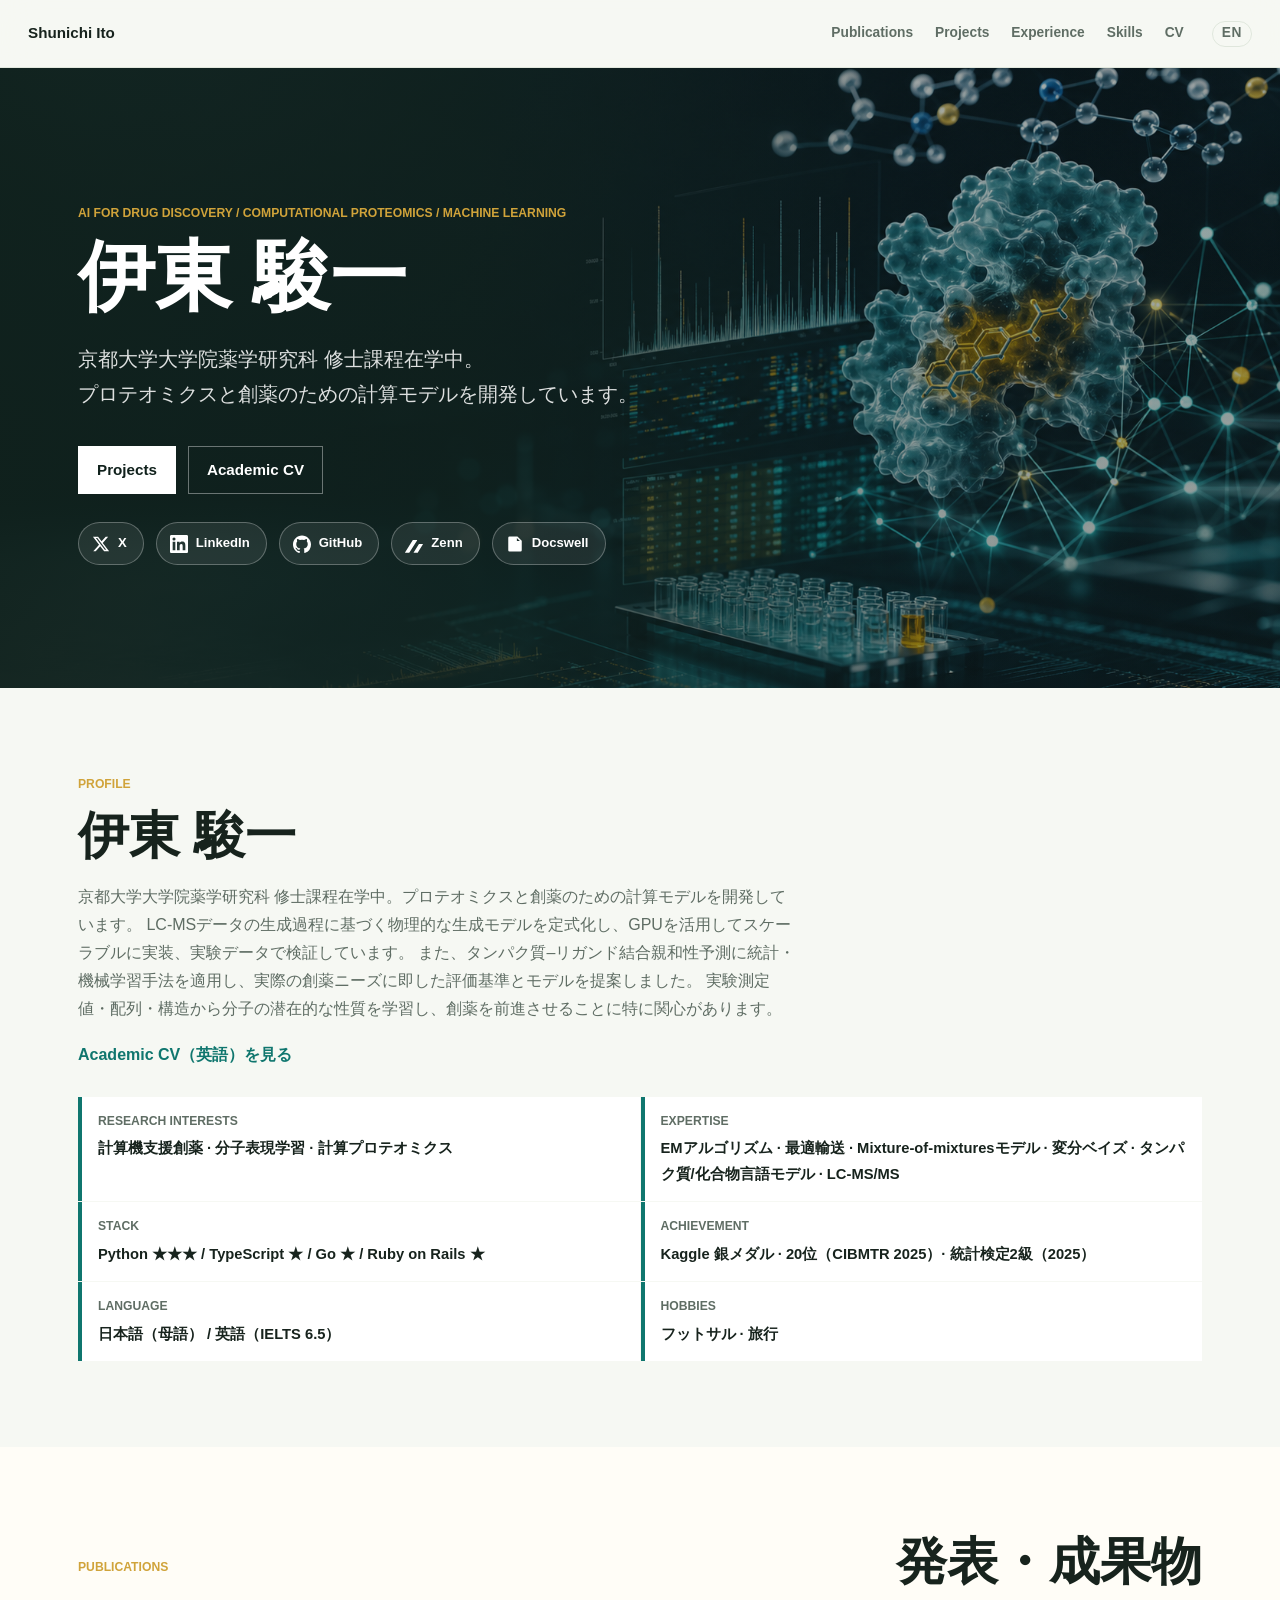
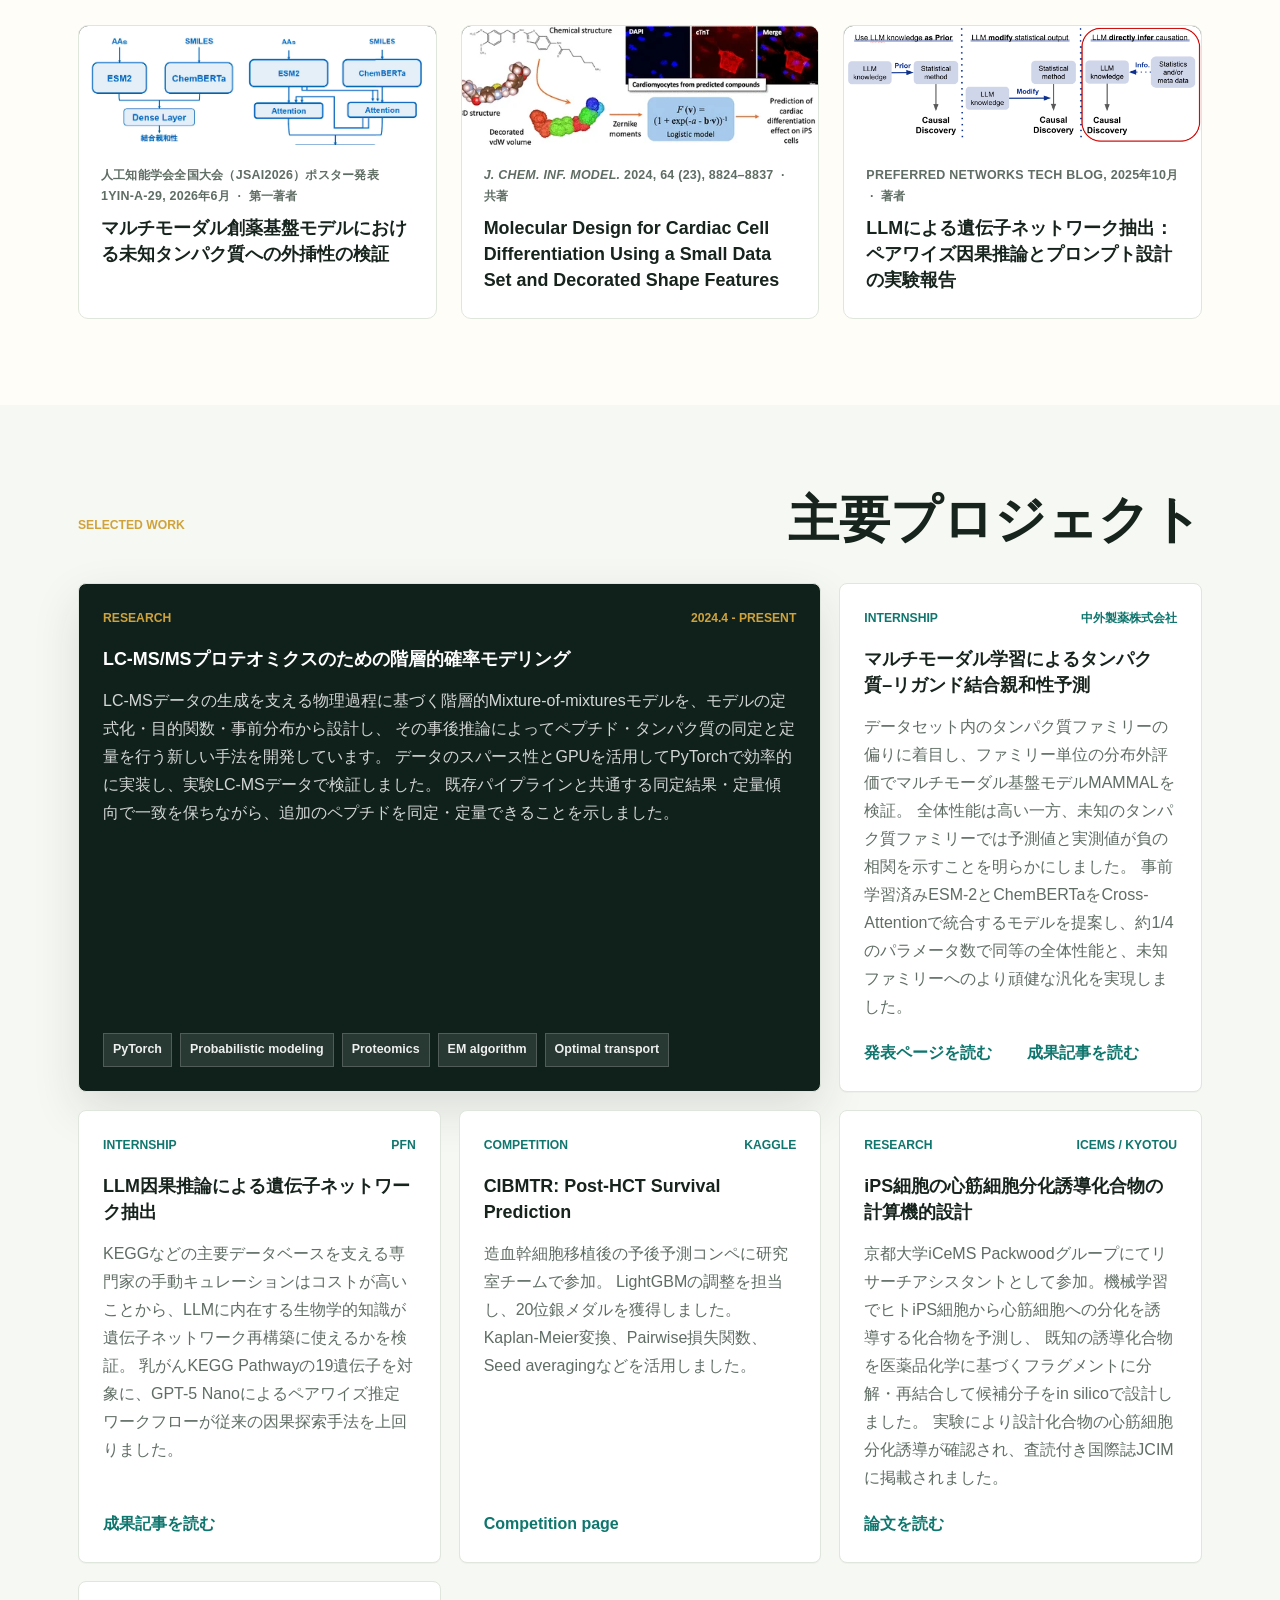
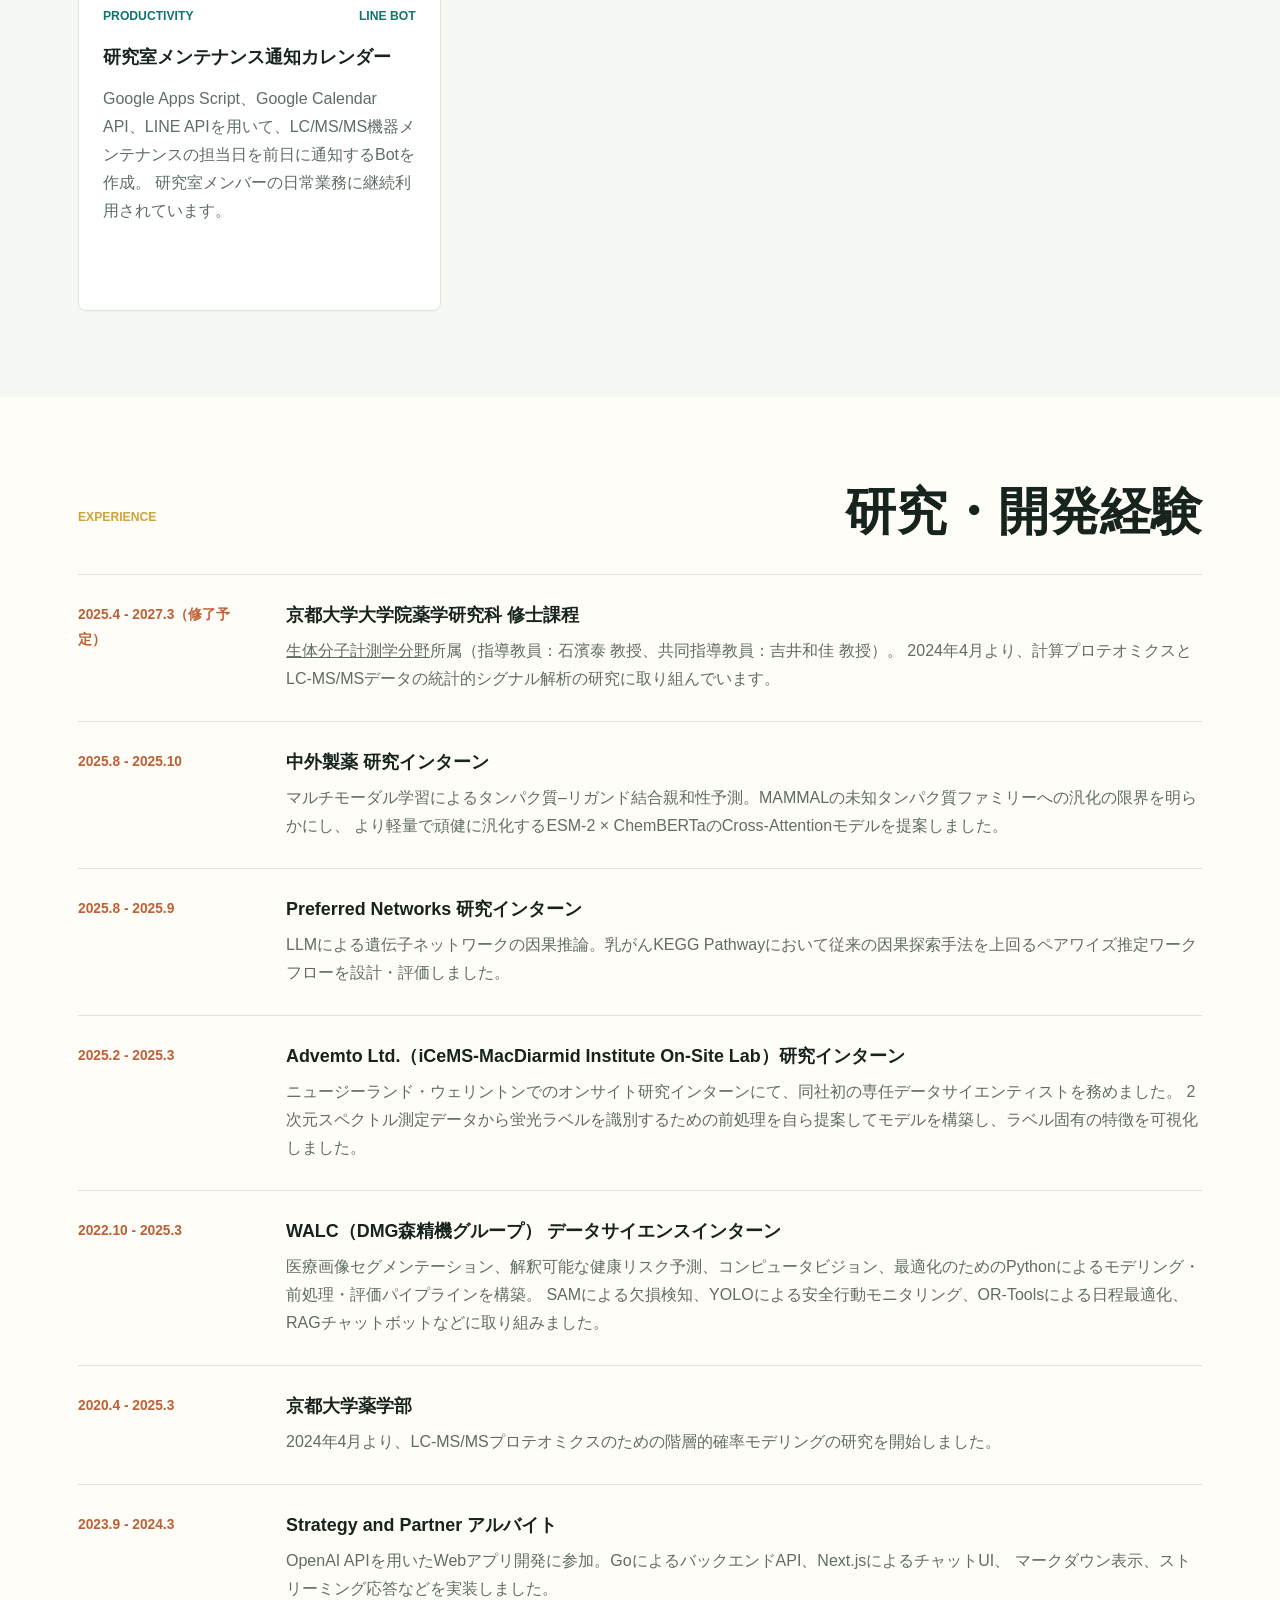
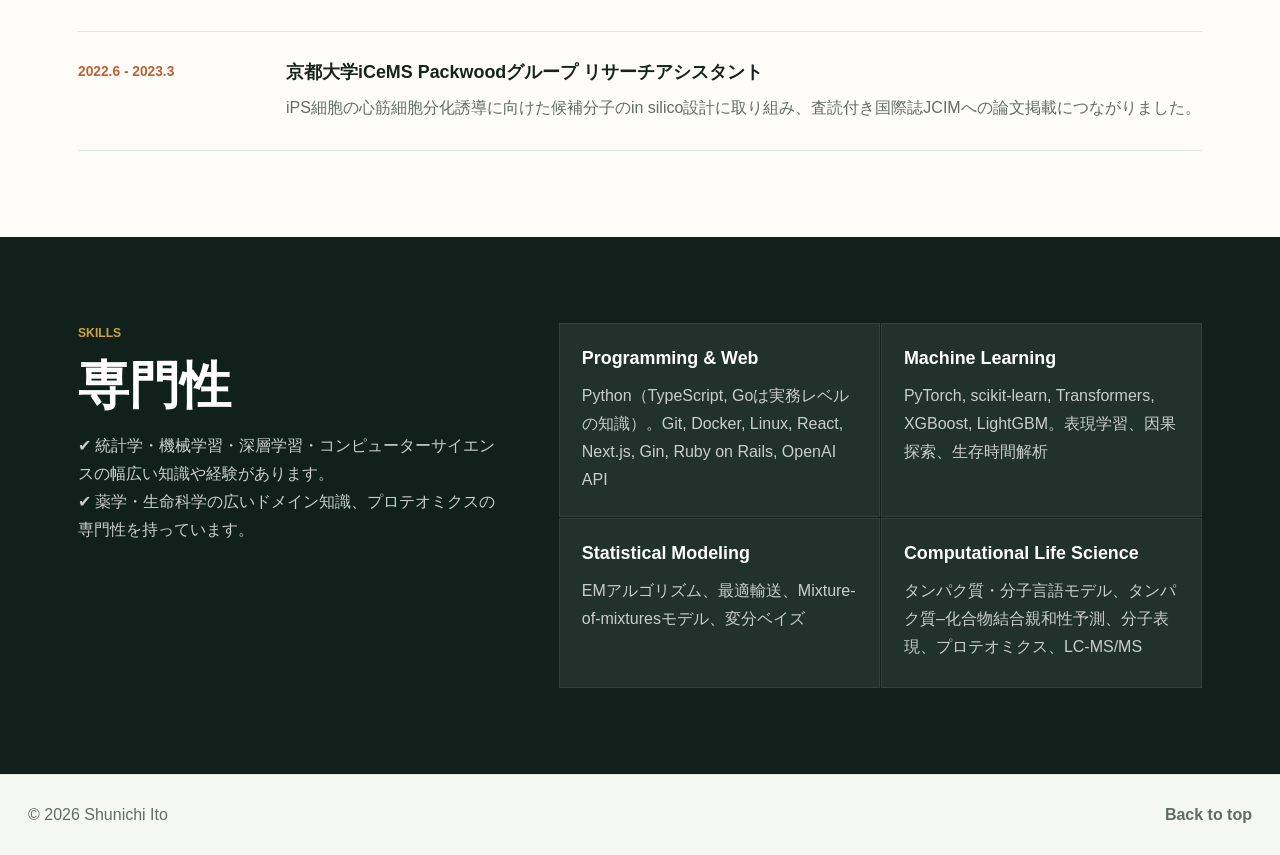
<file: index.html>
<!doctype html>
<html lang="ja">
  <head>
    <meta charset="utf-8">
    <meta name="viewport" content="width=device-width, initial-scale=1">
    <meta name="robots" content="noindex">
    <title>Shunichi Ito | Portfolio</title>
    <link rel="canonical" href="ja.html">
    <meta http-equiv="refresh" content="0; url=ja.html">
    <script>
      window.location.replace("ja.html");
    </script>
  </head>
  <body>
    <p><a href="ja.html">ja.html へ移動</a></p>
  </body>
</html>
</file>
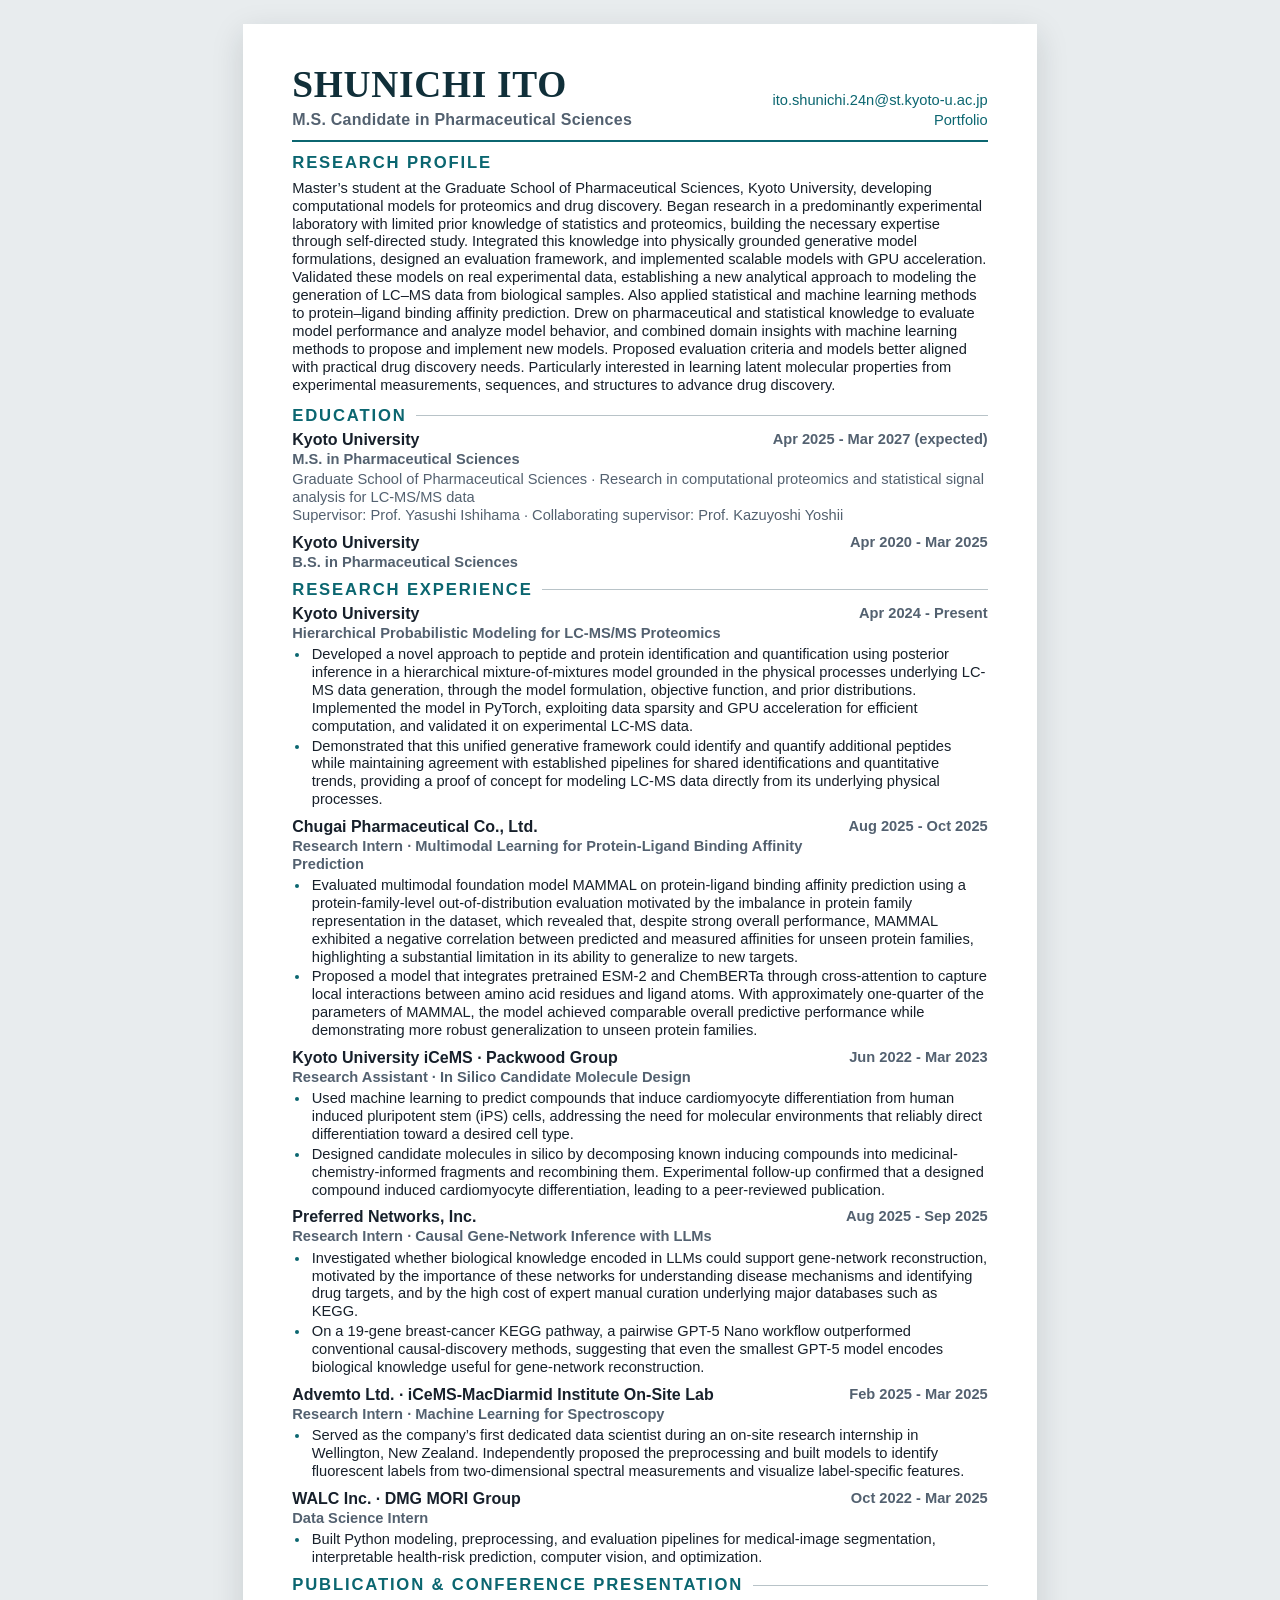
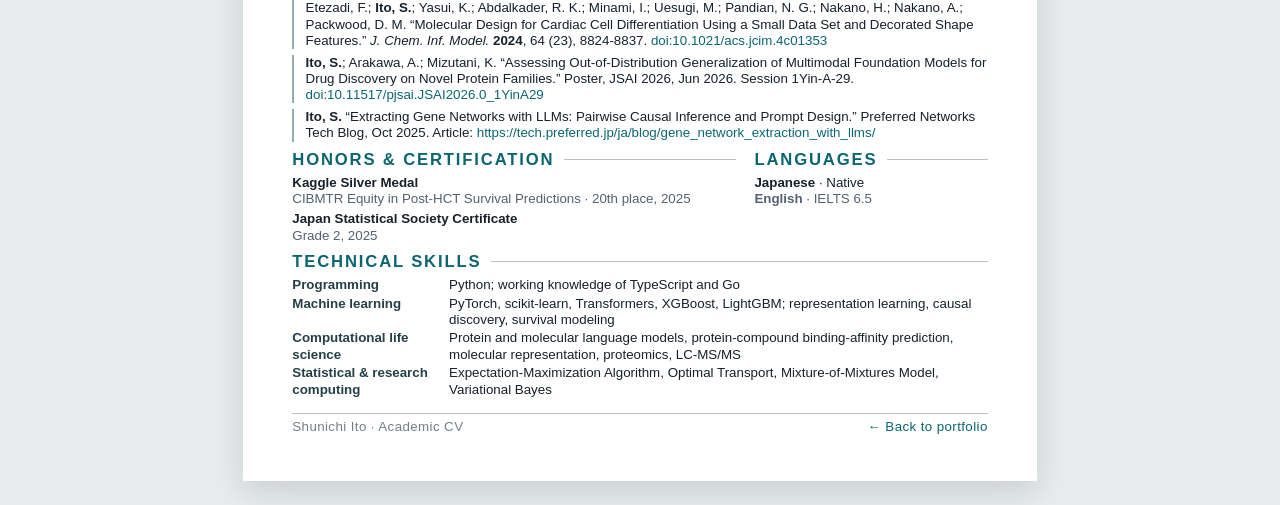
<file: cv/index.html>
<!doctype html>
<html lang="en">
  <head>
    <meta charset="utf-8">
    <meta name="viewport" content="width=device-width, initial-scale=1">
    <meta name="description" content="Academic CV of Shunichi Ito for doctoral research opportunities in computer-assisted drug design.">
    <title>Shunichi Ito - Academic CV</title>
    <link rel="icon" href="../assets/hero-research.png">
    <link rel="stylesheet" href="Shunichi_Ito_Academic_CV.css">
  </head>
  <body>
    <main class="document" aria-label="Academic curriculum vitae">
      <article class="page page-one continuous-page">
        <header class="cv-header">
          <div>
            <h1>Shunichi Ito</h1>
            <p class="headline">M.S. Candidate in Pharmaceutical Sciences</p>
          </div>
          <address class="contact">
            <a href="mailto:ito.shunichi.24n@st.kyoto-u.ac.jp">ito.shunichi.24n@st.kyoto-u.ac.jp</a>
            <a href="../en.html">Portfolio</a>
          </address>
        </header>

        <section class="profile" aria-labelledby="profile-heading">
          <h2 id="profile-heading">Research profile</h2>
          <p>Master’s student at the Graduate School of Pharmaceutical Sciences, Kyoto University, developing computational models for proteomics and drug discovery. Began research in a predominantly experimental laboratory with limited prior knowledge of statistics and proteomics, building the necessary expertise through self-directed study. Integrated this knowledge into physically grounded generative model formulations, designed an evaluation framework, and implemented scalable models with GPU acceleration. Validated these models on real experimental data, establishing a new analytical approach to modeling the generation of LC–MS data from biological samples. Also applied statistical and machine learning methods to protein–ligand binding affinity prediction. Drew on pharmaceutical and statistical knowledge to evaluate model performance and analyze model behavior, and combined domain insights with machine learning methods to propose and implement new models. Proposed evaluation criteria and models better aligned with practical drug discovery needs. Particularly interested in learning latent molecular properties from experimental measurements, sequences, and structures to advance drug discovery.</p>
        </section>

        <section aria-labelledby="education-heading">
          <h2 id="education-heading">Education</h2>

          <div class="entry compact-entry">
            <div class="entry-heading">
              <div>
                <h3>Kyoto University</h3>
                <p class="role">M.S. in Pharmaceutical Sciences</p>
              </div>
              <p class="date">Apr 2025 - Mar 2027 (expected)</p>
            </div>
            <p class="detail">
              Graduate School of Pharmaceutical Sciences · Research in computational proteomics and
              statistical signal analysis for LC-MS/MS data<br>
              Supervisor: Prof. Yasushi Ishihama · Collaborating supervisor: Prof. Kazuyoshi Yoshii
            </p>
          </div>

          <div class="entry compact-entry">
            <div class="entry-heading">
              <div>
                <h3>Kyoto University</h3>
                <p class="role">B.S. in Pharmaceutical Sciences</p>
              </div>
              <p class="date">Apr 2020 - Mar 2025</p>
            </div>
          </div>
        </section>

        <section aria-labelledby="research-experience-heading">
          <h2 id="research-experience-heading">Research Experience</h2>

          <div class="entry">
            <div class="entry-heading">
              <div>
                <h3>Kyoto University</h3>
                <p class="role">Hierarchical Probabilistic Modeling for LC-MS/MS Proteomics</p>
              </div>
              <p class="date">Apr 2024 - Present</p>
            </div>
            <ul>
              <li>Developed a novel approach to peptide and protein identification and quantification using posterior inference in a hierarchical mixture-of-mixtures model grounded in the physical processes underlying LC-MS data generation, through the model formulation, objective function, and prior distributions. Implemented the model in PyTorch, exploiting data sparsity and GPU acceleration for efficient computation, and validated it on experimental LC-MS data.</li>
              <li>Demonstrated that this unified generative framework could identify and quantify additional peptides while maintaining agreement with established pipelines for shared identifications and quantitative trends, providing a proof of concept for modeling LC-MS data directly from its underlying physical processes.</li>
            </ul>
          </div>

          <div class="entry">
            <div class="entry-heading">
              <div>
                <h3>Chugai Pharmaceutical Co., Ltd.</h3>
                <p class="role">Research Intern · Multimodal Learning for Protein-Ligand Binding Affinity Prediction</p>
              </div>
              <p class="date">Aug 2025 - Oct 2025</p>
            </div>
            <ul>
              <li>Evaluated multimodal foundation model MAMMAL on protein-ligand binding affinity prediction using a protein-family-level out-of-distribution evaluation motivated by the imbalance in protein family representation in the dataset, which revealed that, despite strong overall performance, MAMMAL exhibited a negative correlation between predicted and measured affinities for unseen protein families, highlighting a substantial limitation in its ability to generalize to new targets.</li>
              <li>Proposed a model that integrates pretrained ESM-2 and ChemBERTa through cross-attention to capture local interactions between amino acid residues and ligand atoms. With approximately one-quarter of the parameters of MAMMAL, the model achieved comparable overall predictive performance while demonstrating more robust generalization to unseen protein families.</li>
            </ul>
          </div>

          <div class="entry">
            <div class="entry-heading">
              <div>
                <h3>Kyoto University iCeMS · Packwood Group</h3>
                <p class="role">Research Assistant · In Silico Candidate Molecule Design</p>
              </div>
              <p class="date">Jun 2022 - Mar 2023</p>
            </div>
            <ul>
              <li>Used machine learning to predict compounds that induce cardiomyocyte differentiation from human induced pluripotent stem (iPS) cells, addressing the need for molecular environments that reliably direct differentiation toward a desired cell type.</li>
              <li>Designed candidate molecules in silico by decomposing known inducing compounds into medicinal-chemistry-informed fragments and recombining them. Experimental follow-up confirmed that a designed compound induced cardiomyocyte differentiation, leading to a peer-reviewed publication.</li>
            </ul>
          </div>

          <div class="entry">
            <div class="entry-heading">
              <div>
                <h3>Preferred Networks, Inc.</h3>
                <p class="role">Research Intern · Causal Gene-Network Inference with LLMs</p>
              </div>
              <p class="date">Aug 2025 - Sep 2025</p>
            </div>
            <ul>
              <li>Investigated whether biological knowledge encoded in LLMs could support gene-network reconstruction, motivated by the importance of these networks for understanding disease mechanisms and identifying drug targets, and by the high cost of expert manual curation underlying major databases such as KEGG.</li>
              <li>On a 19-gene breast-cancer KEGG pathway, a pairwise GPT-5 Nano workflow outperformed conventional causal-discovery methods, suggesting that even the smallest GPT-5 model encodes biological knowledge useful for gene-network reconstruction.</li>
            </ul>
          </div>

          <div class="entry">
            <div class="entry-heading">
              <div>
                <h3>Advemto Ltd. · iCeMS-MacDiarmid Institute On-Site Lab</h3>
                <p class="role">Research Intern · Machine Learning for Spectroscopy</p>
              </div>
              <p class="date">Feb 2025 - Mar 2025</p>
            </div>
            <ul>
              <li>Served as the company’s first dedicated data scientist during an on-site research internship in Wellington, New Zealand. Independently proposed the preprocessing and built models to identify fluorescent labels from two-dimensional spectral measurements and visualize label-specific features.</li>
            </ul>
          </div>

          <div class="entry">
            <div class="entry-heading">
              <div>
                <h3>WALC Inc. · DMG MORI Group</h3>
                <p class="role">Data Science Intern</p>
              </div>
              <p class="date">Oct 2022 - Mar 2025</p>
            </div>
            <ul>
              <li>
                Built Python modeling, preprocessing, and evaluation pipelines for medical-image
                segmentation, interpretable health-risk prediction, computer vision, and optimization.
              </li>
            </ul>
          </div>
        </section>

        <section aria-labelledby="publication-heading">
          <h2 id="publication-heading">Publication &amp; Conference Presentation</h2>
          <div class="output-item project-output">
            <p>
              Etezadi, F.; <strong>Ito, S.</strong>; Yasui, K.; Abdalkader, R. K.; Minami, I.; Uesugi, M.;
              Pandian, N. G.; Nakano, H.; Nakano, A.; Packwood, D. M. “Molecular Design for Cardiac Cell
              Differentiation Using a Small Data Set and Decorated Shape Features.”
              <em>J. Chem. Inf. Model.</em> <strong>2024</strong>, 64 (23), 8824-8837.
              <a href="https://doi.org/10.1021/acs.jcim.4c01353">doi:10.1021/acs.jcim.4c01353</a>
            </p>
          </div>
          <div class="output-item project-output">
            <p>
              <strong>Ito, S.</strong>; Arakawa, A.; Mizutani, K. “Assessing Out-of-Distribution
              Generalization of Multimodal Foundation Models for Drug Discovery on Novel Protein
              Families.” Poster, JSAI 2026, Jun 2026. Session 1Yin-A-29.
              <a href="https://doi.org/10.11517/pjsai.JSAI2026.0_1YinA29">doi:10.11517/pjsai.JSAI2026.0_1YinA29</a>
            </p>
          </div>
          <div class="output-item project-output">
            <p>
              <strong>Ito, S.</strong> “Extracting Gene Networks with LLMs: Pairwise Causal Inference and
              Prompt Design.” Preferred Networks Tech Blog, Oct 2025. Article:
              <a href="https://tech.preferred.jp/ja/blog/gene_network_extraction_with_llms/">https://tech.preferred.jp/ja/blog/gene_network_extraction_with_llms/</a>
            </p>
          </div>
        </section>

        <div class="two-column">
          <section aria-labelledby="awards-heading">
            <h2 id="awards-heading">Honors &amp; Certification</h2>
            <div class="mini-entry">
              <p><strong>Kaggle Silver Medal</strong></p>
              <p>CIBMTR Equity in Post-HCT Survival Predictions · 20th place, 2025</p>
            </div>
            <div class="mini-entry">
              <p><strong>Japan Statistical Society Certificate</strong></p>
              <p>Grade 2, 2025</p>
            </div>
          </section>

          <section aria-labelledby="languages-heading">
            <h2 id="languages-heading">Languages</h2>
            <div class="mini-entry">
              <p><strong>Japanese</strong> · Native</p>
              <p><strong>English</strong> · IELTS 6.5</p>
            </div>
          </section>
        </div>

        <section aria-labelledby="skills-heading">
          <h2 id="skills-heading">Technical skills</h2>
          <dl class="skills-list">
            <div>
              <dt>Programming</dt>
              <dd>Python; working knowledge of TypeScript and Go</dd>
            </div>
            <div>
              <dt>Machine learning</dt>
              <dd>PyTorch, scikit-learn, Transformers, XGBoost, LightGBM; representation learning, causal discovery, survival modeling</dd>
            </div>
            <div>
              <dt>Computational life science</dt>
              <dd>Protein and molecular language models, protein-compound binding-affinity prediction, molecular representation, proteomics, LC-MS/MS</dd>
            </div>
            <div>
              <dt>Statistical &amp; research computing</dt>
              <dd>Expectation-Maximization Algorithm, Optimal Transport, Mixture-of-Mixtures Model, Variational Bayes</dd>
            </div>
          </dl>
        </section>

        <footer class="page-footer">
          <span>Shunichi Ito · Academic CV</span>
          <a href="../en.html">← Back to portfolio</a>
        </footer>
      </article>
    </main>
  </body>
</html>
</file>
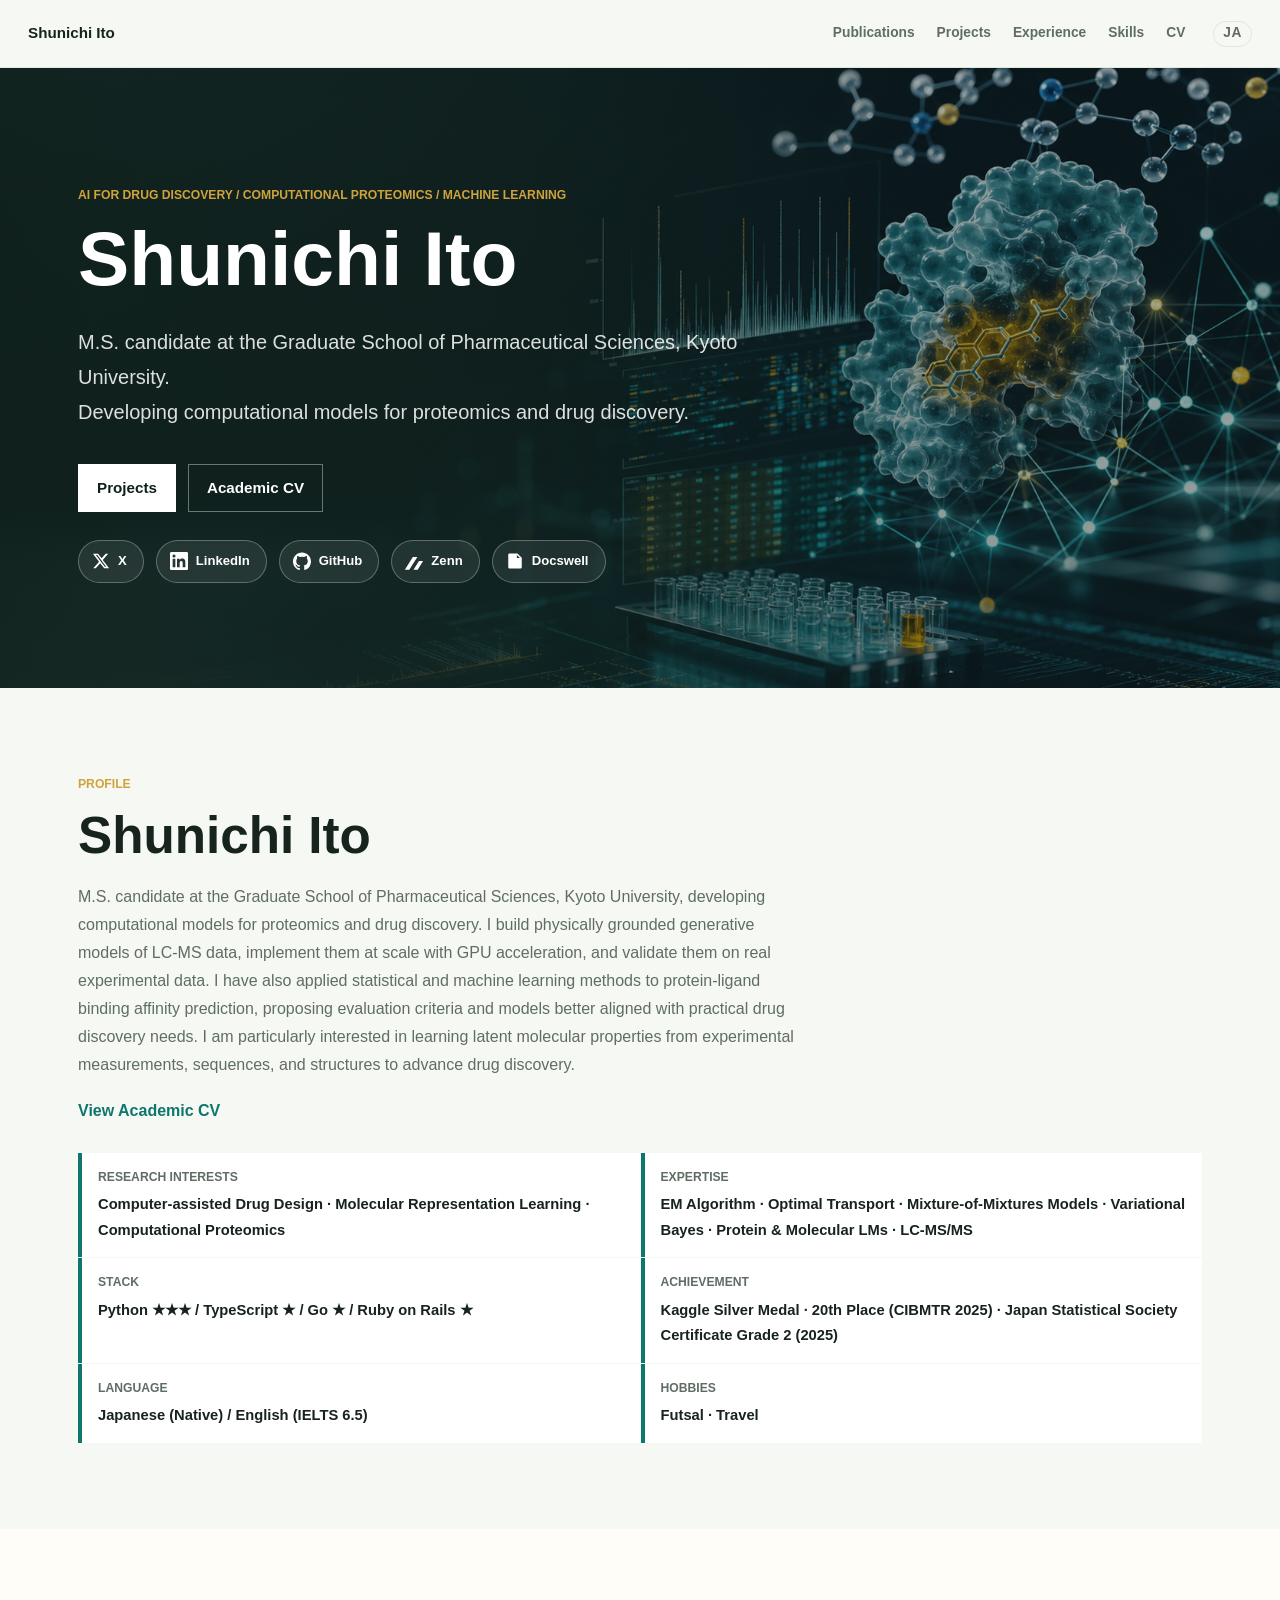
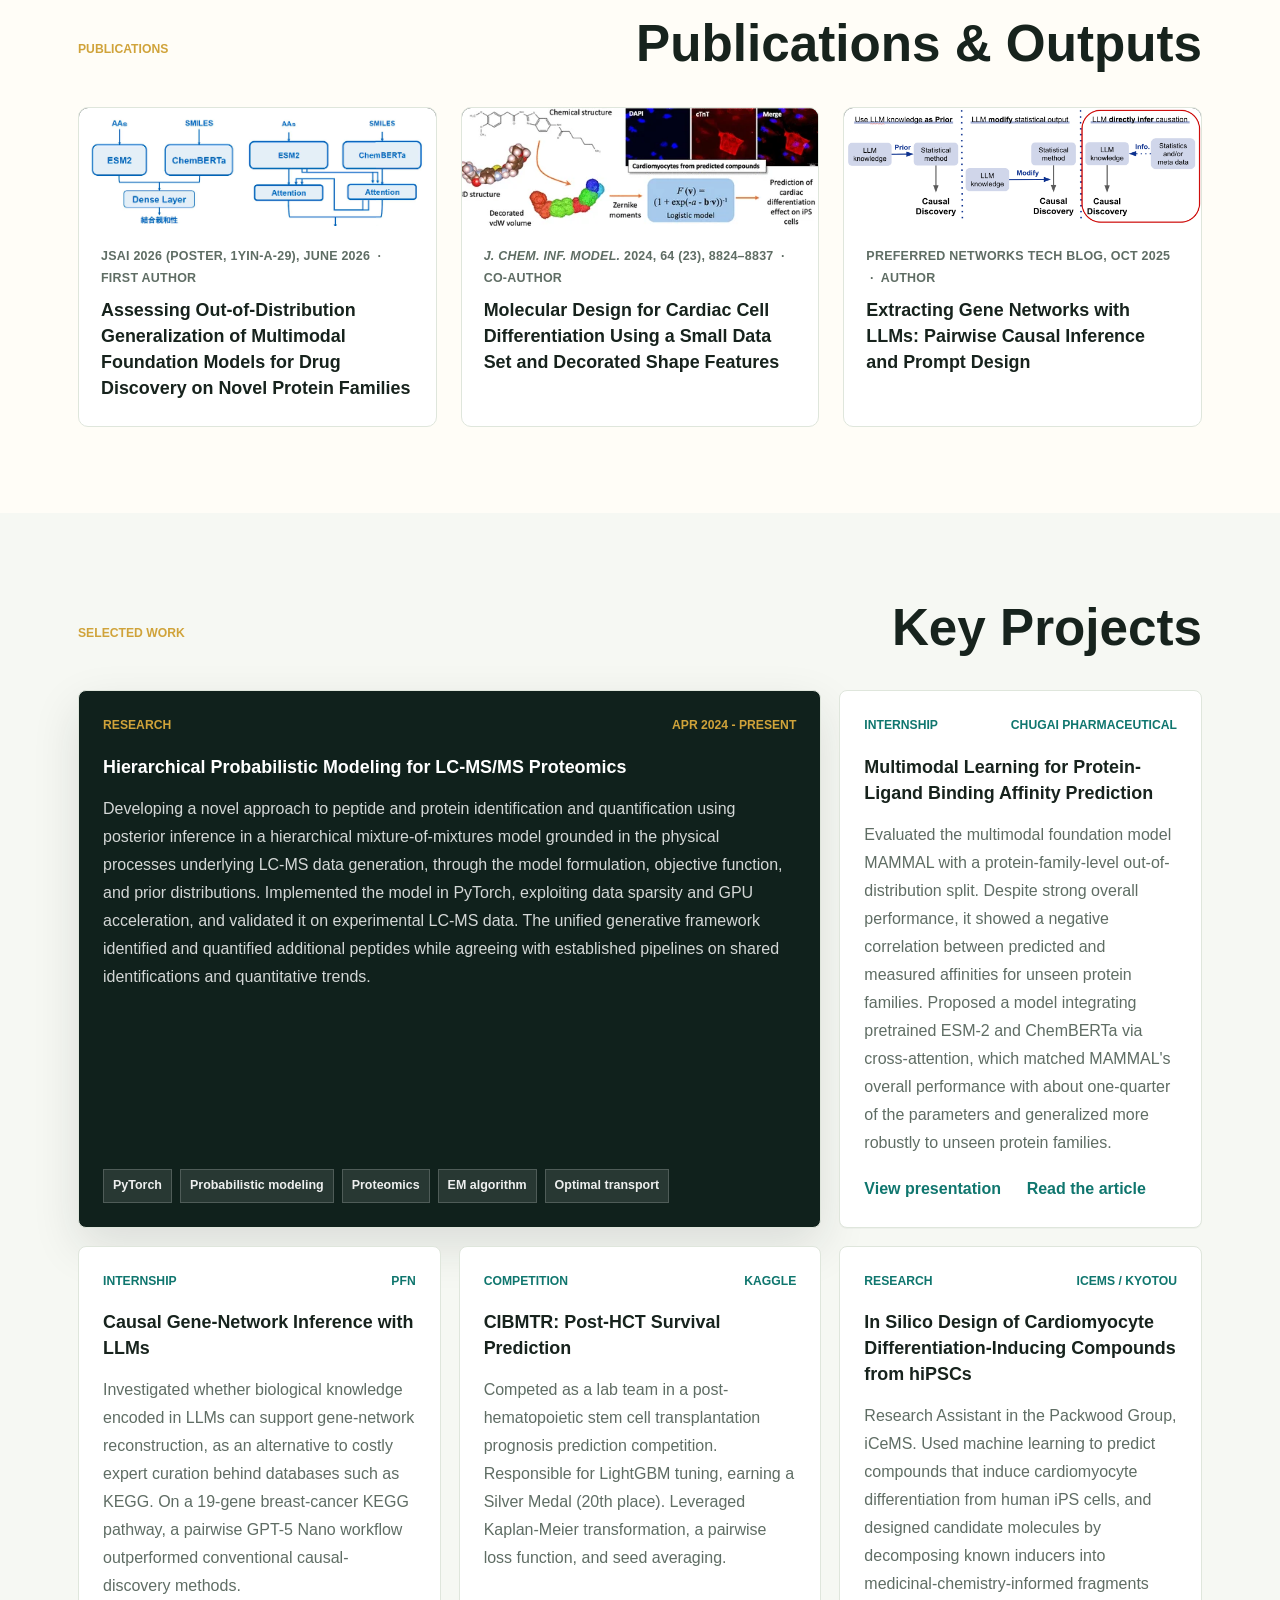
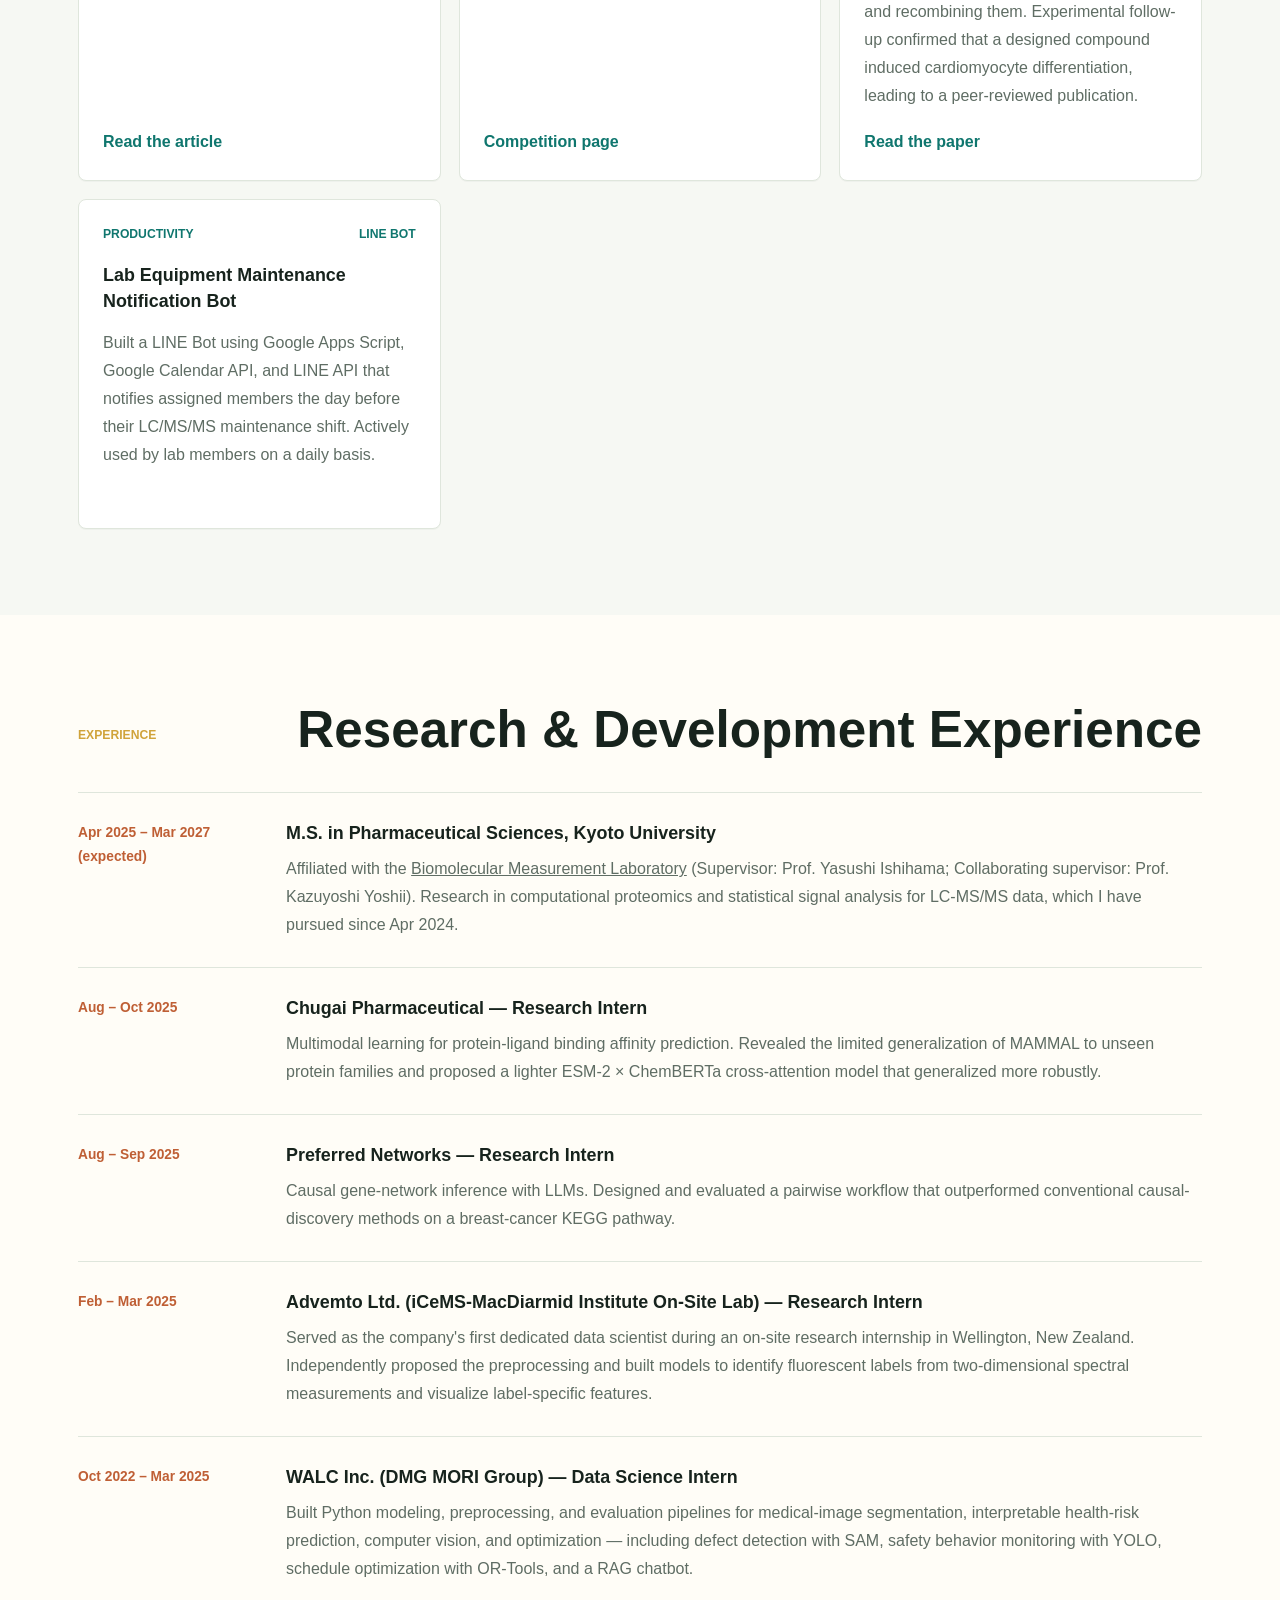
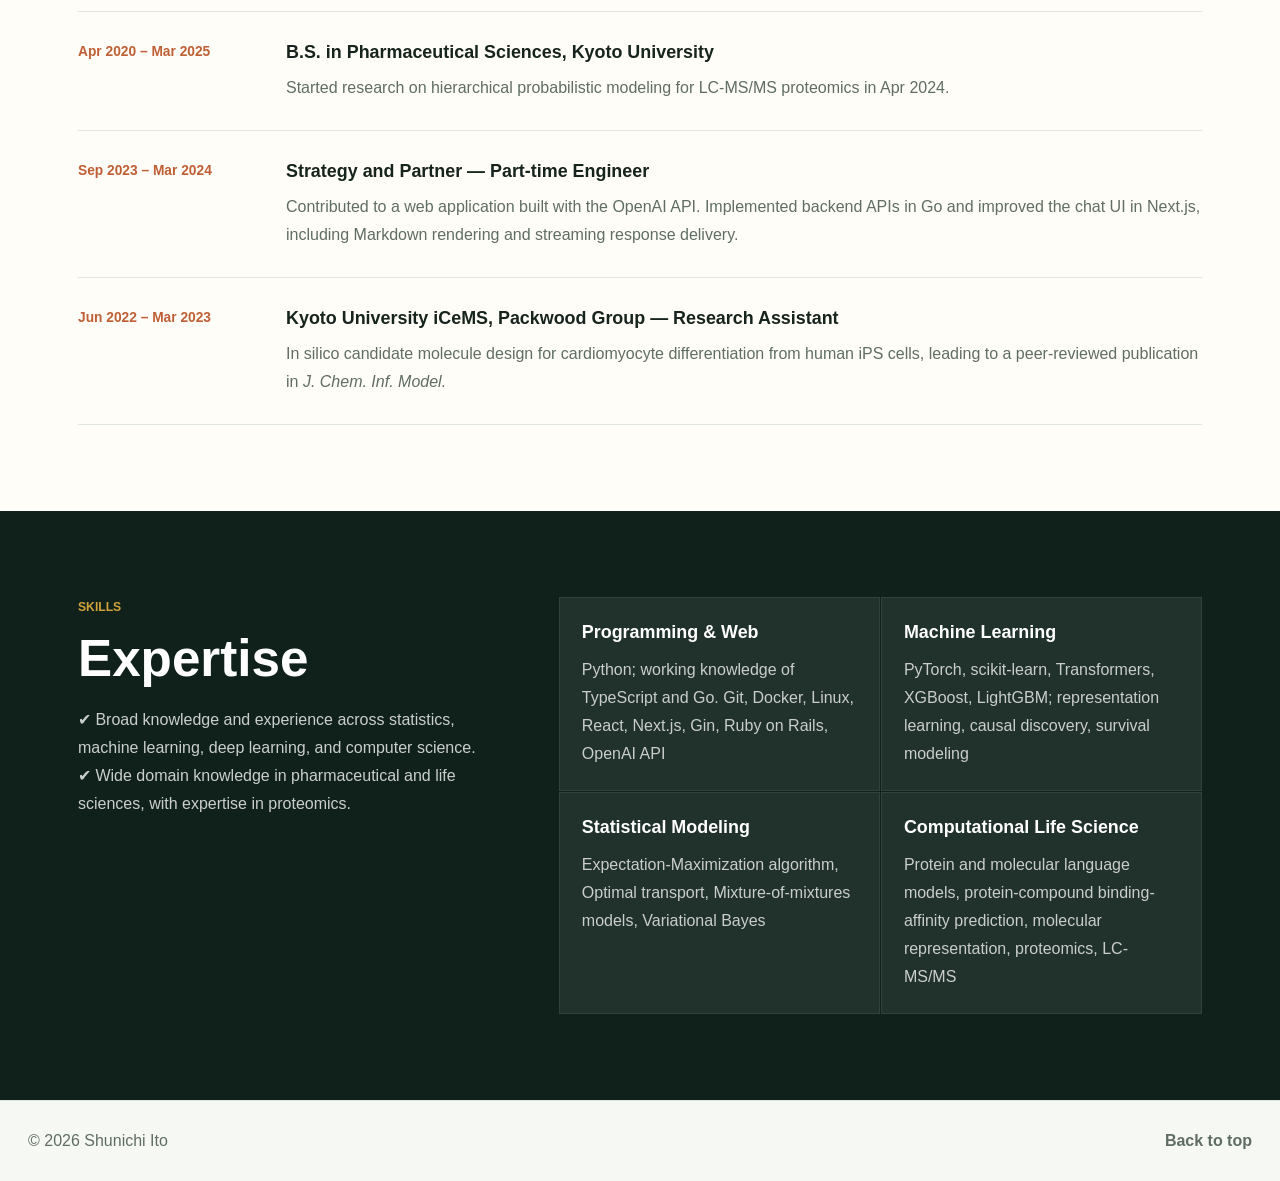
<file: en.html>
<!doctype html>
<html lang="en">
  <head>
    <meta charset="utf-8">
    <meta name="viewport" content="width=device-width, initial-scale=1">
    <meta
      name="description"
      content="Portfolio of Shunichi Ito. Research and development experience in computational drug discovery, proteomics, machine learning, and web development."
    >
    <meta name="theme-color" content="#f6f8f3">
    <title>Shunichi Ito | Portfolio</title>
    <link rel="icon" href="assets/hero-research.png">
    <link rel="preload" href="assets/hero-research.png" as="image">
    <link rel="stylesheet" href="styles.css">
  </head>
  <body>
    <header class="site-header">
      <a class="brand" href="#top" aria-label="Back to top">Shunichi Ito</a>
      <nav class="nav" aria-label="Main navigation">
        <a href="#publications">Publications</a>
        <a href="#projects">Projects</a>
        <a href="#experience">Experience</a>
        <a href="#skills">Skills</a>
        <a href="cv/">CV</a>
        <a class="lang-switch" href="ja.html" aria-label="日本語版へ切り替え">JA</a>
      </nav>
    </header>

    <main id="top">
      <section class="hero" aria-labelledby="hero-title">
        <div class="hero__media" aria-hidden="true"></div>
        <div class="hero__overlay"></div>
        <div class="hero__content">
          <p class="eyebrow">AI for drug discovery / Computational proteomics / Machine learning</p>
          <h1 id="hero-title">Shunichi Ito</h1>
          <p class="hero__lead">
            M.S. candidate at the Graduate School of Pharmaceutical Sciences, Kyoto University.<br>
            Developing computational models for proteomics and drug discovery.
          </p>
          <div class="hero__actions" aria-label="Quick links">
            <a class="button button--primary" href="#projects">Projects</a>
            <a class="button button--ghost" href="cv/">Academic CV</a>
          </div>
          <ul class="social-links" aria-label="Social links">
            <li>
              <a class="social-links__item" href="https://x.com/Katan1105" target="_blank" rel="noopener noreferrer" aria-label="X">
                <svg viewBox="0 0 24 24" aria-hidden="true" focusable="false">
                  <path d="M18.244 2.25h3.308l-7.227 8.26 8.502 11.24h-6.656l-5.214-6.817-5.966 6.817H1.683l7.73-8.835L1.254 2.25H8.08l4.713 6.231 5.45-6.231Zm-1.161 17.52h1.833L7.084 4.126H5.117L17.083 19.77Z"/>
                </svg>
                <span>X</span>
              </a>
            </li>
            <li>
              <a class="social-links__item" href="https://www.linkedin.com/in/shunichi-ito-0a51a1213" target="_blank" rel="noopener noreferrer" aria-label="LinkedIn">
                <svg viewBox="0 0 24 24" aria-hidden="true" focusable="false">
                  <path d="M20.45 20.45h-3.56v-5.57c0-1.33-.02-3.04-1.85-3.04-1.85 0-2.14 1.45-2.14 2.94v5.67H9.34V9h3.42v1.56h.05c.48-.9 1.64-1.85 3.38-1.85 3.61 0 4.28 2.38 4.28 5.47v6.27ZM5.34 7.43a2.07 2.07 0 1 1 0-4.14 2.07 2.07 0 0 1 0 4.14ZM7.12 20.45H3.55V9h3.57v11.45ZM22.22 0H1.77C.8 0 0 .78 0 1.74v20.52C0 23.22.8 24 1.77 24h20.45c.98 0 1.78-.78 1.78-1.74V1.74C24 .78 23.2 0 22.22 0Z"/>
                </svg>
                <span>LinkedIn</span>
              </a>
            </li>
            <li>
              <a class="social-links__item" href="https://github.com/Shunichi1100921" target="_blank" rel="noopener noreferrer" aria-label="GitHub">
                <svg viewBox="0 0 24 24" aria-hidden="true" focusable="false">
                  <path d="M12 .5C5.37.5 0 5.87 0 12.5c0 5.3 3.44 9.8 8.21 11.39.6.11.82-.26.82-.58 0-.29-.01-1.04-.02-2.05-3.34.73-4.04-1.61-4.04-1.61-.55-1.39-1.34-1.76-1.34-1.76-1.09-.75.08-.73.08-.73 1.21.09 1.84 1.24 1.84 1.24 1.07 1.84 2.81 1.31 3.5 1 .11-.78.42-1.31.76-1.61-2.67-.3-5.47-1.34-5.47-5.94 0-1.31.47-2.38 1.24-3.22-.13-.31-.54-1.53.12-3.18 0 0 1.01-.32 3.3 1.23a11.5 11.5 0 0 1 6.01 0c2.29-1.55 3.3-1.23 3.3-1.23.66 1.65.25 2.87.12 3.18.77.84 1.24 1.91 1.24 3.22 0 4.61-2.81 5.63-5.49 5.93.43.37.81 1.1.81 2.22 0 1.6-.01 2.89-.01 3.29 0 .32.21.7.83.58A12.01 12.01 0 0 0 24 12.5C24 5.87 18.63.5 12 .5Z"/>
                </svg>
                <span>GitHub</span>
              </a>
            </li>
            <li>
              <a class="social-links__item" href="https://zenn.dev/shunichi1100921" target="_blank" rel="noopener noreferrer" aria-label="Zenn">
                <svg viewBox="0 0 24 24" aria-hidden="true" focusable="false">
                  <path d="M.264 23.771h4.984c.264 0 .498-.147.645-.352L16.084 7.181c.176-.264-.029-.616-.351-.616h-4.838c-.264 0-.527.147-.674.352L.029 23.185c-.176.264.029.586.235.586ZM17.114 23.361l6.798-10.875c.176-.264-.029-.616-.352-.616h-4.515c-.264 0-.498.147-.645.352l-6.886 10.993c-.147.235.029.557.323.557h4.838c.205 0 .381-.117.439-.264Z"/>
                </svg>
                <span>Zenn</span>
              </a>
            </li>
            <li>
              <a class="social-links__item" href="https://www.docswell.com/user/shunichi1100921" target="_blank" rel="noopener noreferrer" aria-label="Docswell">
                <svg viewBox="0 0 24 24" aria-hidden="true" focusable="false">
                  <path d="M3 3.75A1.75 1.75 0 0 1 4.75 2h10.5L21 7.75v12.5A1.75 1.75 0 0 1 19.25 22H4.75A1.75 1.75 0 0 1 3 20.25V3.75Zm11.5.25v4h4l-4-4ZM7 11.5h10v1.6H7v-1.6Zm0 3.6h10v1.6H7v-1.6Zm0-7.2h5v1.6H7V7.9Z"/>
                </svg>
                <span>Docswell</span>
              </a>
            </li>
          </ul>
        </div>
      </section>

      <section class="section intro" aria-label="Profile">
        <div class="section__inner intro__grid">
          <div>
            <p class="section-kicker">Profile</p>
            <h2>Shunichi Ito</h2>
            <p>
              M.S. candidate at the Graduate School of Pharmaceutical Sciences, Kyoto University, developing computational models for proteomics and drug discovery.
              I build physically grounded generative models of LC-MS data, implement them at scale with GPU acceleration, and validate them on real experimental data.
              I have also applied statistical and machine learning methods to protein-ligand binding affinity prediction, proposing evaluation criteria and models better aligned with practical drug discovery needs.
              I am particularly interested in learning latent molecular properties from experimental measurements, sequences, and structures to advance drug discovery.
            </p>
            <p>
              <a class="text-link" href="cv/">View Academic CV</a>
            </p>
          </div>
          <dl class="stats" aria-label="Highlights">
            <div>
              <dt>Research Interests</dt>
              <dd>Computer-assisted Drug Design · Molecular Representation Learning · Computational Proteomics</dd>
            </div>
            <div>
              <dt>Expertise</dt>
              <dd>EM Algorithm · Optimal Transport · Mixture-of-Mixtures Models · Variational Bayes · Protein &amp; Molecular LMs · LC-MS/MS</dd>
            </div>
            <div>
              <dt>Stack</dt>
              <dd>Python ★★★ / TypeScript ★ / Go ★ / Ruby on Rails ★</dd>
            </div>
            <div>
              <dt>Achievement</dt>
              <dd>Kaggle Silver Medal · 20th Place (CIBMTR 2025) · Japan Statistical Society Certificate Grade 2 (2025)</dd>
            </div>
            <div>
              <dt>Language</dt>
              <dd>Japanese (Native) / English (IELTS 6.5)</dd>
            </div>
            <div>
              <dt>Hobbies</dt>
              <dd>Futsal · Travel</dd>
            </div>
          </dl>
        </div>
      </section>

      <section id="publications" class="section section--tint" aria-labelledby="publications-title">
        <div class="section__inner">
          <div class="section-heading">
            <p class="section-kicker">Publications</p>
            <h2 id="publications-title">Publications &amp; Outputs</h2>
          </div>
          <div class="publication-list">
            <article class="pub-card">
              <a class="pub-card__image-link" href="https://doi.org/10.11517/pjsai.JSAI2026.0_1YinA29" target="_blank" rel="noopener noreferrer" aria-label="View presentation: Assessing Out-of-Distribution Generalization of Multimodal Foundation Models for Drug Discovery">
                <img class="pub-card__image" src="assets/jsai_poster.png" alt="Poster figure: Multimodal drug discovery model architecture fusing ESM2 and ChemBERTa via cross-attention" loading="lazy">
                <span class="pub-card__overlay" aria-hidden="true">View presentation →</span>
              </a>
              <div class="pub-card__body">
                <p class="pub-card__venue">JSAI 2026 (Poster, 1Yin-A-29), June 2026 &nbsp;·&nbsp; First author</p>
                <h3>Assessing Out-of-Distribution Generalization of Multimodal Foundation Models for Drug Discovery on Novel Protein Families</h3>
              </div>
            </article>
            <article class="pub-card">
              <a class="pub-card__image-link" href="https://doi.org/10.1021/acs.jcim.4c01353" target="_blank" rel="noopener noreferrer" aria-label="Read paper: Molecular Design for Cardiac Cell Differentiation">
                <img class="pub-card__image" src="assets/icems-cardiomyocite-hiPSC.gif" alt="Abstract figure: Computational design of cardiomyocyte differentiation-inducing compounds from hiPSCs" loading="lazy">
                <span class="pub-card__overlay" aria-hidden="true">Read paper →</span>
              </a>
              <div class="pub-card__body">
                <p class="pub-card__venue"><em>J. Chem. Inf. Model.</em> 2024, 64 (23), 8824–8837 &nbsp;·&nbsp; Co-author</p>
                <h3>Molecular Design for Cardiac Cell Differentiation Using a Small Data Set and Decorated Shape Features</h3>
              </div>
            </article>
            <article class="pub-card">
              <a class="pub-card__image-link" href="https://tech.preferred.jp/ja/blog/gene_network_extraction_with_llms/" target="_blank" rel="noopener noreferrer" aria-label="Read article: Gene Network Extraction with LLMs">
                <img class="pub-card__image" src="assets/pfn-gene-network.png" alt="Key visual: Gene network extraction with LLMs" loading="lazy">
                <span class="pub-card__overlay" aria-hidden="true">Read article →</span>
              </a>
              <div class="pub-card__body">
                <p class="pub-card__venue">Preferred Networks Tech Blog, Oct 2025 &nbsp;·&nbsp; Author</p>
                <h3>Extracting Gene Networks with LLMs: Pairwise Causal Inference and Prompt Design</h3>
              </div>
            </article>
          </div>
        </div>
      </section>

      <section id="projects" class="section" aria-labelledby="projects-title">
        <div class="section__inner">
          <div class="section-heading">
            <p class="section-kicker">Selected Work</p>
            <h2 id="projects-title">Key Projects</h2>
          </div>

          <div class="project-grid">
            <article class="project-card project-card--featured">
              <div class="project-card__meta">
                <span>Research</span>
                <span>Apr 2024 - Present</span>
              </div>
              <h3>Hierarchical Probabilistic Modeling for LC-MS/MS Proteomics</h3>
              <p>
                Developing a novel approach to peptide and protein identification and quantification using posterior inference in a hierarchical mixture-of-mixtures model
                grounded in the physical processes underlying LC-MS data generation, through the model formulation, objective function, and prior distributions.
                Implemented the model in PyTorch, exploiting data sparsity and GPU acceleration, and validated it on experimental LC-MS data.
                The unified generative framework identified and quantified additional peptides while agreeing with established pipelines on shared identifications and quantitative trends.
              </p>
              <div class="tag-list">
                <span>PyTorch</span>
                <span>Probabilistic modeling</span>
                <span>Proteomics</span>
                <span>EM algorithm</span>
                <span>Optimal transport</span>
              </div>
            </article>

            <article class="project-card">
              <div class="project-card__meta">
                <span>Internship</span>
                <span>Chugai Pharmaceutical</span>
              </div>
              <h3>Multimodal Learning for Protein-Ligand Binding Affinity Prediction</h3>
              <p>
                Evaluated the multimodal foundation model MAMMAL with a protein-family-level out-of-distribution split. Despite strong overall performance,
                it showed a negative correlation between predicted and measured affinities for unseen protein families.
                Proposed a model integrating pretrained ESM-2 and ChemBERTa via cross-attention, which matched MAMMAL's overall performance with about one-quarter of the parameters
                and generalized more robustly to unseen protein families.
              </p>
              <div class="text-link-group">
                <a class="text-link" href="https://doi.org/10.11517/pjsai.JSAI2026.0_1YinA29">View presentation</a>
                <a class="text-link" href="https://zenn.dev/shunichi1100921/articles/ebb2597664aa65">Read the article</a>
              </div>
            </article>

            <article class="project-card">
              <div class="project-card__meta">
                <span>Internship</span>
                <span>PFN</span>
              </div>
              <h3>Causal Gene-Network Inference with LLMs</h3>
              <p>
                Investigated whether biological knowledge encoded in LLMs can support gene-network reconstruction, as an alternative to costly expert curation behind databases such as KEGG.
                On a 19-gene breast-cancer KEGG pathway, a pairwise GPT-5 Nano workflow outperformed conventional causal-discovery methods.
              </p>
              <a class="text-link" href="https://tech.preferred.jp/ja/blog/gene_network_extraction_with_llms/">Read the article</a>
            </article>

            <article class="project-card">
              <div class="project-card__meta">
                <span>Competition</span>
                <span>Kaggle</span>
              </div>
              <h3>CIBMTR: Post-HCT Survival Prediction</h3>
              <p>
                Competed as a lab team in a post-hematopoietic stem cell transplantation prognosis prediction competition.
                Responsible for LightGBM tuning, earning a Silver Medal (20th place). Leveraged Kaplan-Meier transformation, a pairwise loss function, and seed averaging.
              </p>
              <a class="text-link" href="https://www.kaggle.com/competitions/equity-post-HCT-survival-predictions">Competition page</a>
            </article>

            <article class="project-card">
              <div class="project-card__meta">
                <span>Research</span>
                <span>iCeMS / KyotoU</span>
              </div>
              <h3>In Silico Design of Cardiomyocyte Differentiation-Inducing Compounds from hiPSCs</h3>
              <p>
                Research Assistant in the Packwood Group, iCeMS. Used machine learning to predict compounds that induce cardiomyocyte differentiation from human iPS cells,
                and designed candidate molecules by decomposing known inducers into medicinal-chemistry-informed fragments and recombining them.
                Experimental follow-up confirmed that a designed compound induced cardiomyocyte differentiation, leading to a peer-reviewed publication.
              </p>
              <a class="text-link" href="https://doi.org/10.1021/acs.jcim.4c01353">Read the paper</a>
            </article>

            <article class="project-card">
              <div class="project-card__meta">
                <span>Productivity</span>
                <span>LINE Bot</span>
              </div>
              <h3>Lab Equipment Maintenance Notification Bot</h3>
              <p>
                Built a LINE Bot using Google Apps Script, Google Calendar API, and LINE API that notifies assigned members the day before their LC/MS/MS maintenance shift.
                Actively used by lab members on a daily basis.
              </p>
            </article>
          </div>
        </div>
      </section>

      <section id="experience" class="section section--tint" aria-labelledby="experience-title">
        <div class="section__inner">
          <div class="section-heading">
            <p class="section-kicker">Experience</p>
            <h2 id="experience-title">Research &amp; Development Experience</h2>
          </div>

          <div class="timeline">
            <article class="timeline-item">
              <p class="timeline-item__date">Apr 2025 – Mar 2027 (expected)</p>
              <div>
                <h3>M.S. in Pharmaceutical Sciences, Kyoto University</h3>
                <p>
                  Affiliated with the <a href="https://www.pharm.kyoto-u.ac.jp/seizai/">Biomolecular Measurement Laboratory</a> (Supervisor: Prof. Yasushi Ishihama; Collaborating supervisor: Prof. Kazuyoshi Yoshii).
                  Research in computational proteomics and statistical signal analysis for LC-MS/MS data, which I have pursued since Apr 2024.
                </p>
              </div>
            </article>

            <article class="timeline-item">
              <p class="timeline-item__date">Aug – Oct 2025</p>
              <div>
                <h3>Chugai Pharmaceutical — Research Intern</h3>
                <p>
                  Multimodal learning for protein-ligand binding affinity prediction. Revealed the limited generalization of MAMMAL to unseen protein families
                  and proposed a lighter ESM-2 × ChemBERTa cross-attention model that generalized more robustly.
                </p>
              </div>
            </article>

            <article class="timeline-item">
              <p class="timeline-item__date">Aug – Sep 2025</p>
              <div>
                <h3>Preferred Networks — Research Intern</h3>
                <p>
                  Causal gene-network inference with LLMs. Designed and evaluated a pairwise workflow that outperformed conventional causal-discovery methods on a breast-cancer KEGG pathway.
                </p>
              </div>
            </article>

            <article class="timeline-item">
              <p class="timeline-item__date">Feb – Mar 2025</p>
              <div>
                <h3>Advemto Ltd. (iCeMS-MacDiarmid Institute On-Site Lab) — Research Intern</h3>
                <p>
                  Served as the company's first dedicated data scientist during an on-site research internship in Wellington, New Zealand.
                  Independently proposed the preprocessing and built models to identify fluorescent labels from two-dimensional spectral measurements and visualize label-specific features.
                </p>
              </div>
            </article>

            <article class="timeline-item">
              <p class="timeline-item__date">Oct 2022 – Mar 2025</p>
              <div>
                <h3>WALC Inc. (DMG MORI Group) — Data Science Intern</h3>
                <p>
                  Built Python modeling, preprocessing, and evaluation pipelines for medical-image segmentation, interpretable health-risk prediction,
                  computer vision, and optimization — including defect detection with SAM, safety behavior monitoring with YOLO, schedule optimization with OR-Tools, and a RAG chatbot.
                </p>
              </div>
            </article>

            <article class="timeline-item">
              <p class="timeline-item__date">Apr 2020 – Mar 2025</p>
              <div>
                <h3>B.S. in Pharmaceutical Sciences, Kyoto University</h3>
                <p>
                  Started research on hierarchical probabilistic modeling for LC-MS/MS proteomics in Apr 2024.
                </p>
              </div>
            </article>

            <article class="timeline-item">
              <p class="timeline-item__date">Sep 2023 – Mar 2024</p>
              <div>
                <h3>Strategy and Partner — Part-time Engineer</h3>
                <p>
                  Contributed to a web application built with the OpenAI API. Implemented backend APIs in Go and improved the chat UI in Next.js,
                  including Markdown rendering and streaming response delivery.
                </p>
              </div>
            </article>

            <article class="timeline-item">
              <p class="timeline-item__date">Jun 2022 – Mar 2023</p>
              <div>
                <h3>Kyoto University iCeMS, Packwood Group — Research Assistant</h3>
                <p>
                  In silico candidate molecule design for cardiomyocyte differentiation from human iPS cells, leading to a peer-reviewed publication in <em>J. Chem. Inf. Model.</em>
                </p>
              </div>
            </article>
          </div>
        </div>
      </section>

      <section id="skills" class="section section--dark" aria-labelledby="skills-title">
        <div class="section__inner skills-layout">
          <div>
            <p class="section-kicker">Skills</p>
            <h2 id="skills-title">Expertise</h2>
            <p>
              ✔ Broad knowledge and experience across statistics, machine learning, deep learning, and computer science.<br>
              ✔ Wide domain knowledge in pharmaceutical and life sciences, with expertise in proteomics.
            </p>
          </div>
          <div class="skill-groups">
            <section aria-labelledby="skill-programming">
              <h3 id="skill-programming">Programming &amp; Web</h3>
              <p>Python; working knowledge of TypeScript and Go. Git, Docker, Linux, React, Next.js, Gin, Ruby on Rails, OpenAI API</p>
            </section>
            <section aria-labelledby="skill-ml">
              <h3 id="skill-ml">Machine Learning</h3>
              <p>PyTorch, scikit-learn, Transformers, XGBoost, LightGBM; representation learning, causal discovery, survival modeling</p>
            </section>
            <section aria-labelledby="skill-stats">
              <h3 id="skill-stats">Statistical Modeling</h3>
              <p>Expectation-Maximization algorithm, Optimal transport, Mixture-of-mixtures models, Variational Bayes</p>
            </section>
            <section aria-labelledby="skill-domain">
              <h3 id="skill-domain">Computational Life Science</h3>
              <p>Protein and molecular language models, protein-compound binding-affinity prediction, molecular representation, proteomics, LC-MS/MS</p>
            </section>
          </div>
        </div>
      </section>

    </main>

    <footer class="site-footer">
      <p>&copy; 2026 Shunichi Ito</p>
      <a href="#top">Back to top</a>
    </footer>
  </body>
</html>
</file>
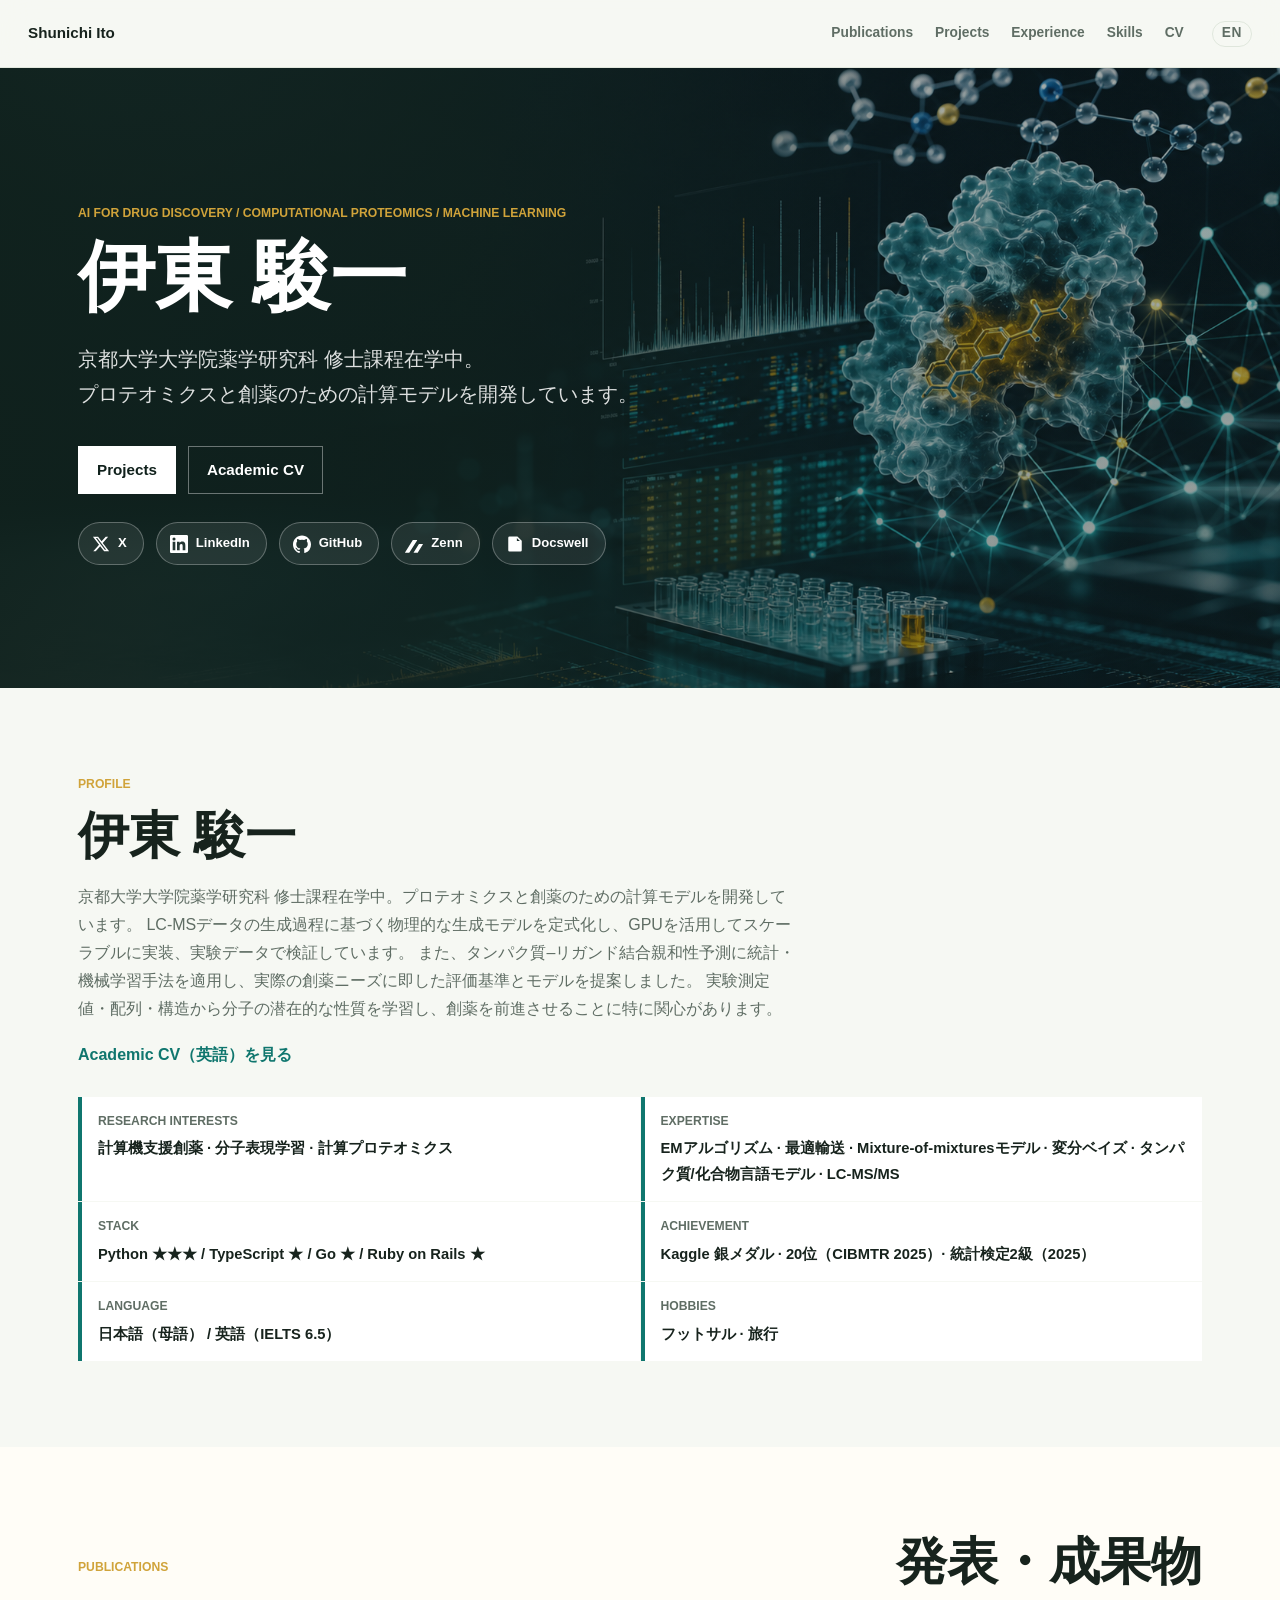
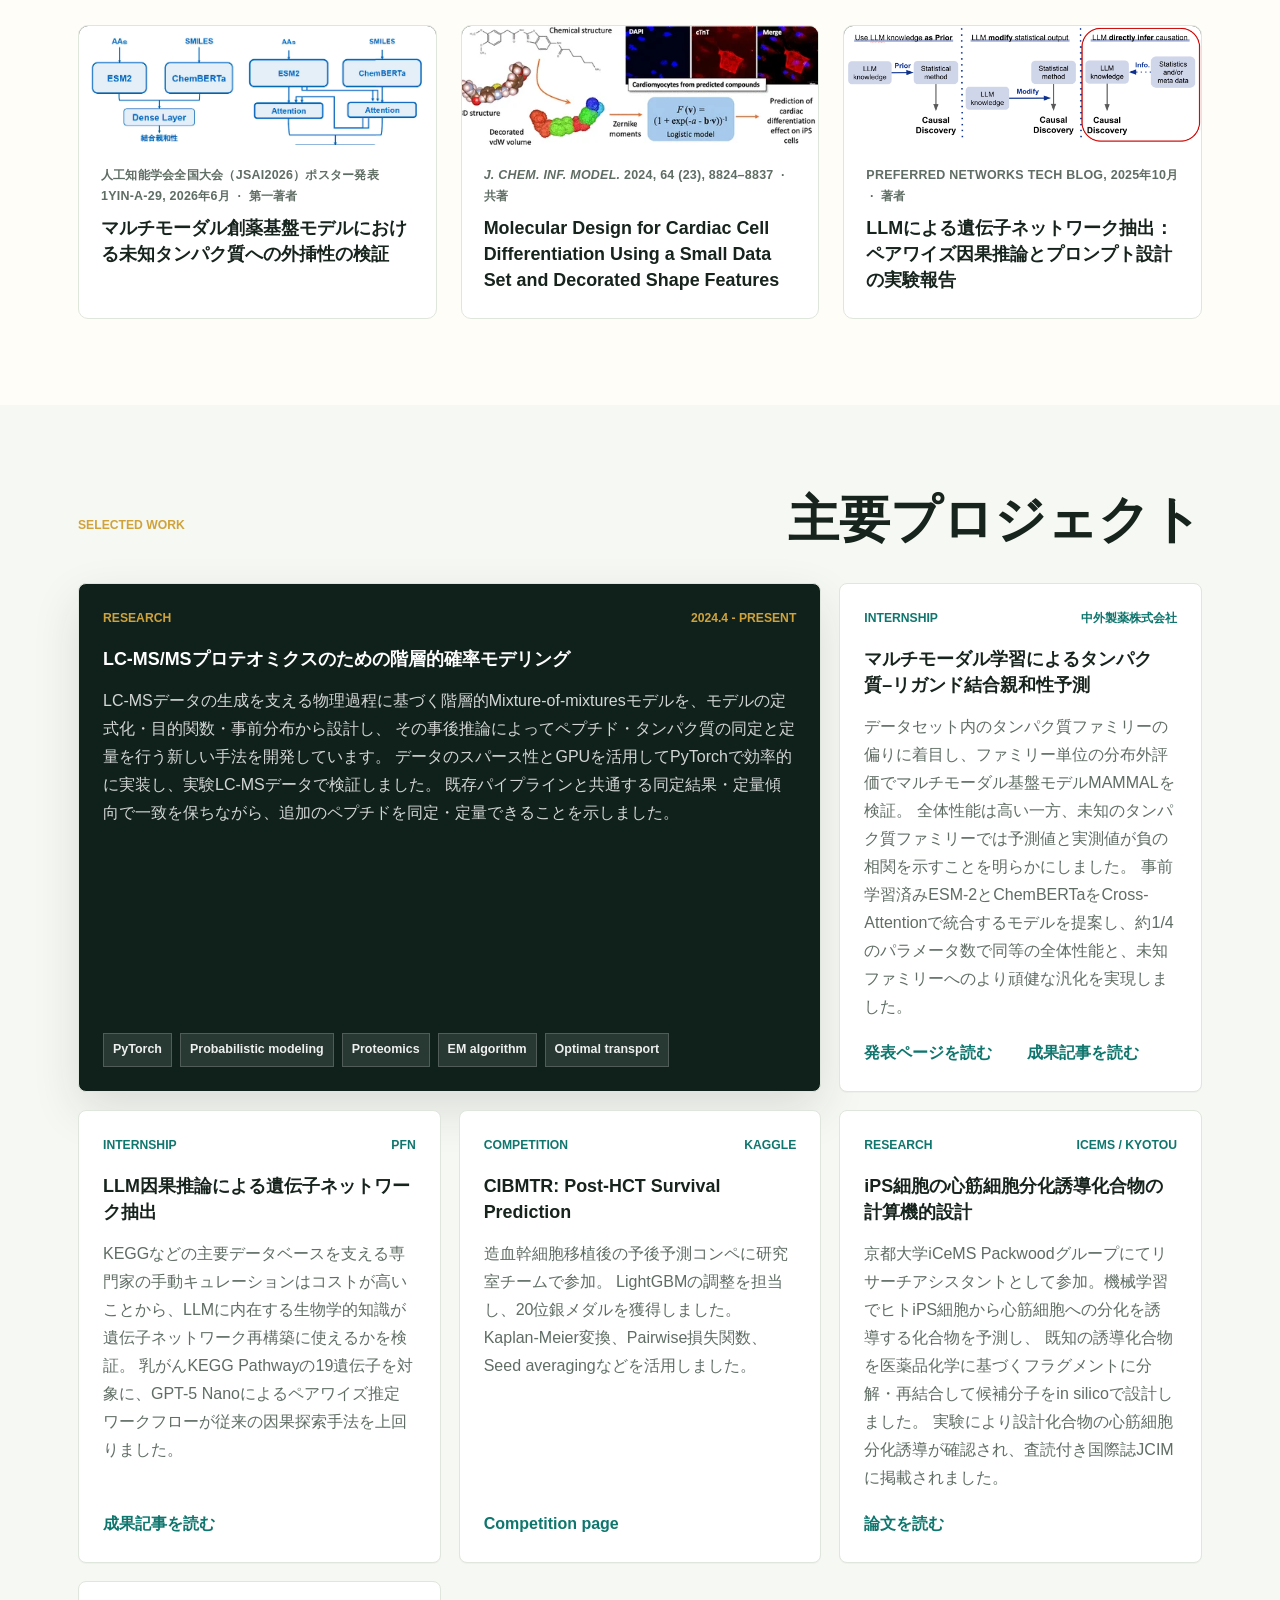
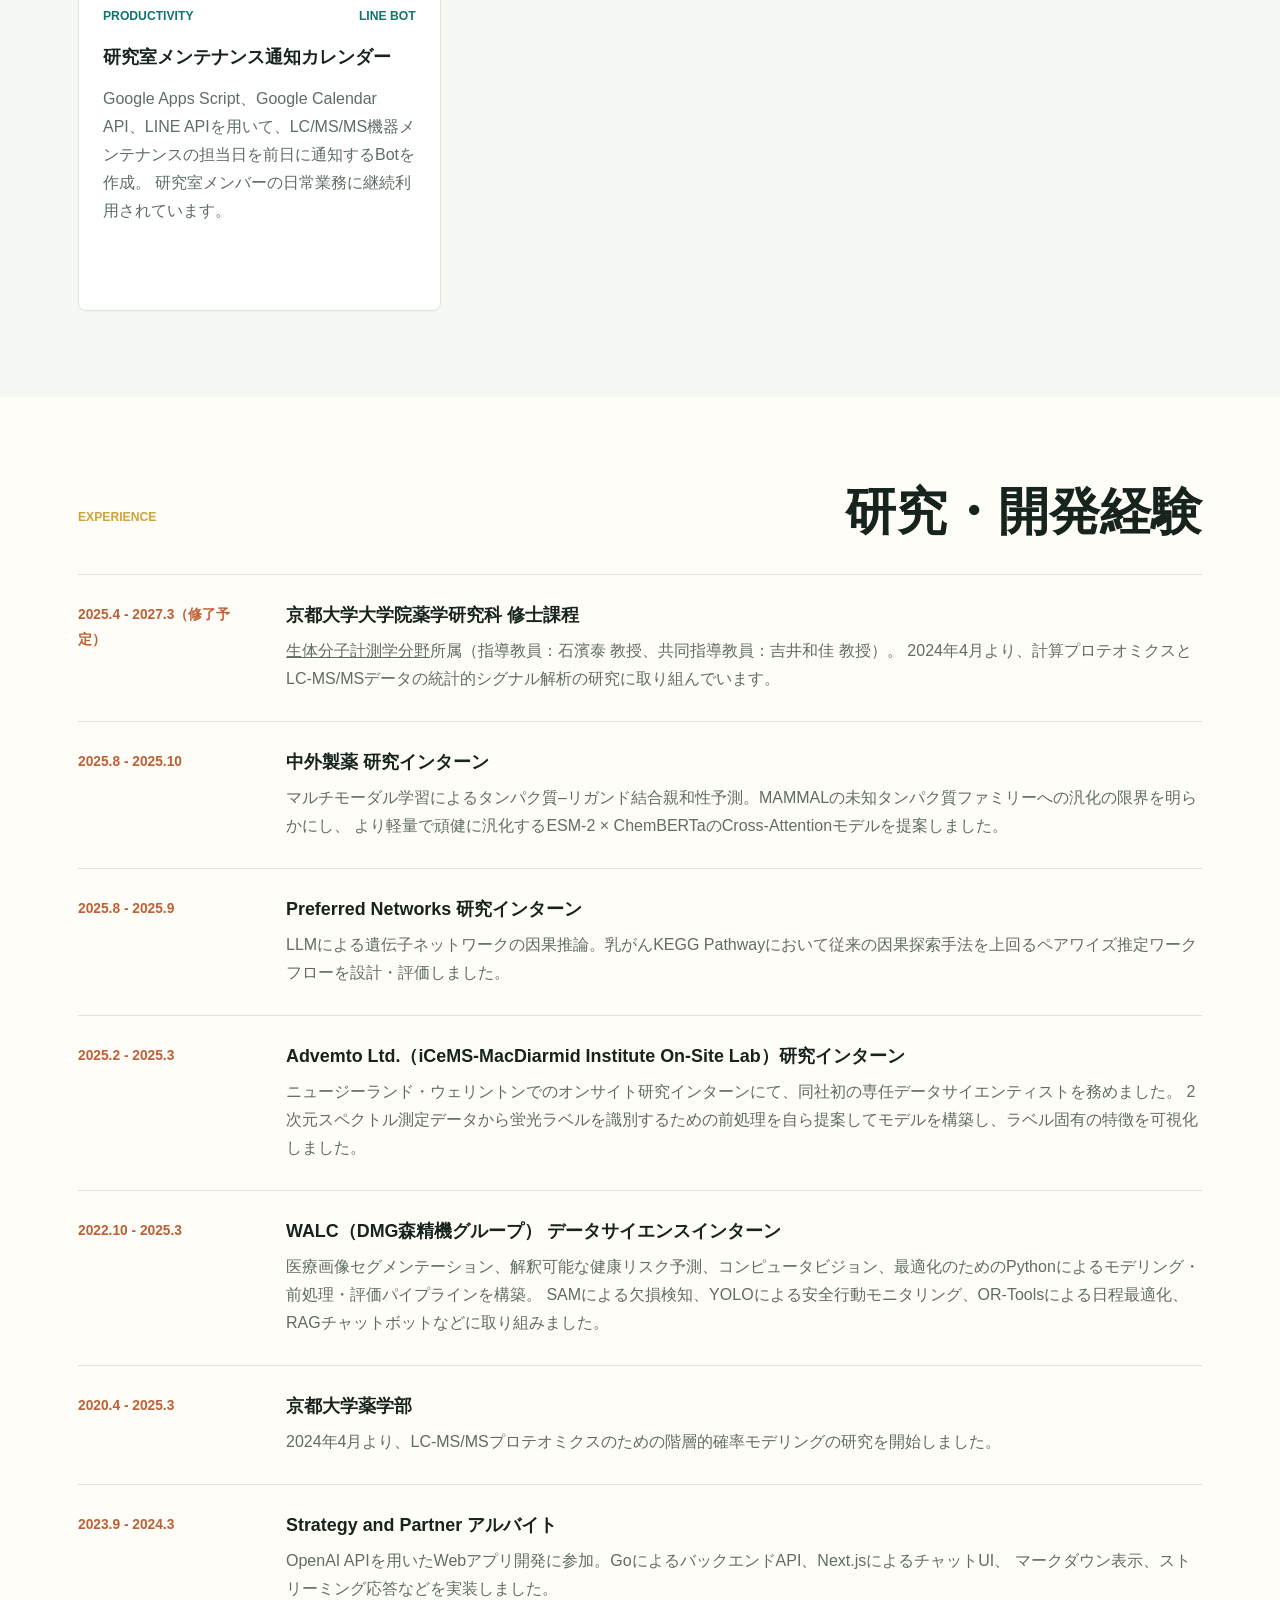
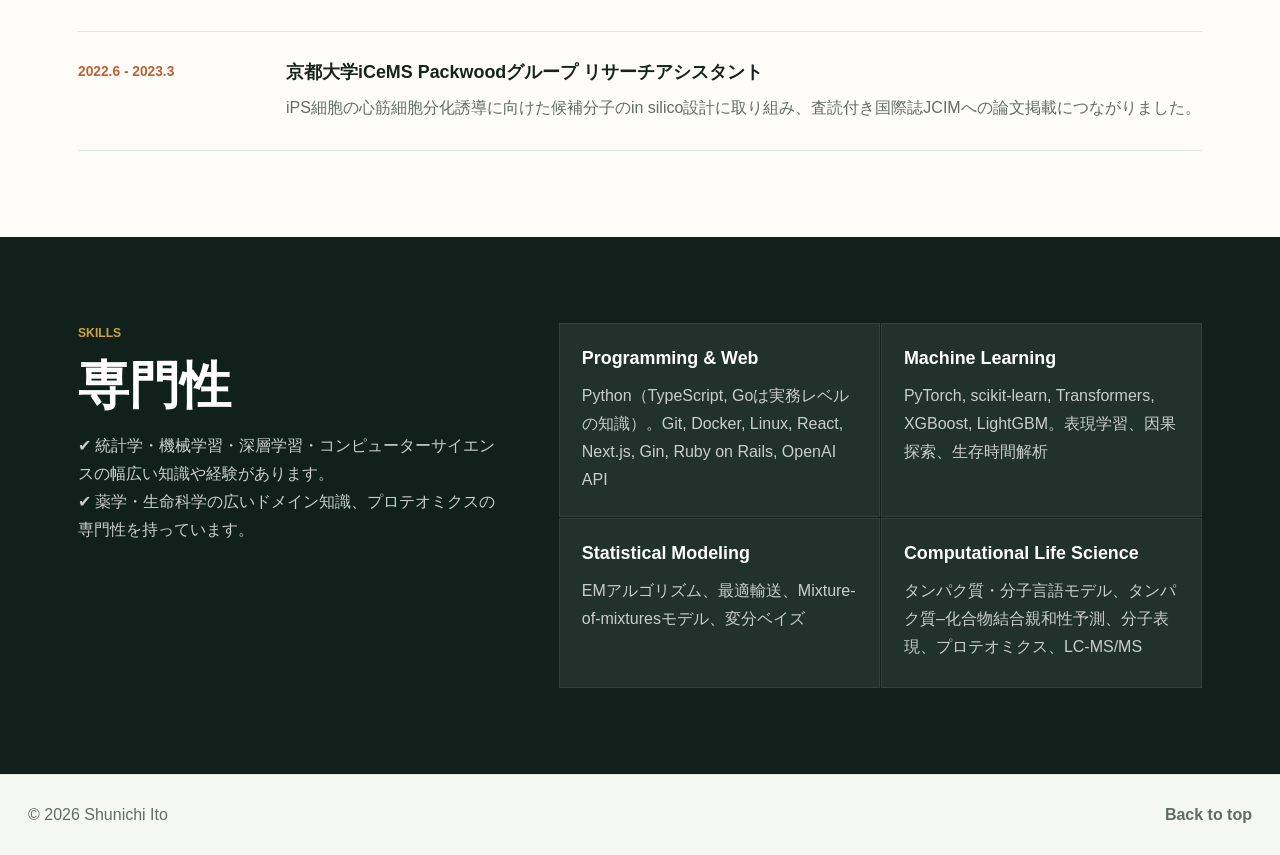
<file: ja.html>
<!doctype html>
<html lang="ja">
  <head>
    <meta charset="utf-8">
    <meta name="viewport" content="width=device-width, initial-scale=1">
    <meta
      name="description"
      content="伊東駿一のポートフォリオ。計算創薬、プロテオミクス、機械学習、Web開発の研究・開発経験を掲載しています。"
    >
    <meta name="theme-color" content="#f6f8f3">
    <title>Shunichi Ito | Portfolio</title>
    <link rel="icon" href="assets/hero-research.png">
    <link rel="preload" href="assets/hero-research.png" as="image">
    <link rel="stylesheet" href="styles.css">
  </head>
  <body>
    <header class="site-header">
      <a class="brand" href="#top" aria-label="ページ上部へ">Shunichi Ito</a>
      <nav class="nav" aria-label="主要ナビゲーション">
        <a href="#publications">Publications</a>
        <a href="#projects">Projects</a>
        <a href="#experience">Experience</a>
        <a href="#skills">Skills</a>
        <a href="cv/">CV</a>
        <a class="lang-switch" href="en.html" aria-label="Switch to English">EN</a>
      </nav>
    </header>

    <main id="top">
      <section class="hero" aria-labelledby="hero-title">
        <div class="hero__media" aria-hidden="true"></div>
        <div class="hero__overlay"></div>
        <div class="hero__content">
          <p class="eyebrow">AI for drug discovery / Computational proteomics / Machine learning</p>
          <h1 id="hero-title">伊東 駿一</h1>
          <p class="hero__lead">
            京都大学大学院薬学研究科 修士課程在学中。<br>
            プロテオミクスと創薬のための計算モデルを開発しています。
          </p>
          <div class="hero__actions" aria-label="関連リンク">
            <a class="button button--primary" href="#projects">Projects</a>
            <a class="button button--ghost" href="cv/">Academic CV</a>
          </div>
          <ul class="social-links" aria-label="ソーシャルリンク">
            <li>
              <a class="social-links__item" href="https://x.com/Katan1105" target="_blank" rel="noopener noreferrer" aria-label="X">
                <svg viewBox="0 0 24 24" aria-hidden="true" focusable="false">
                  <path d="M18.244 2.25h3.308l-7.227 8.26 8.502 11.24h-6.656l-5.214-6.817-5.966 6.817H1.683l7.73-8.835L1.254 2.25H8.08l4.713 6.231 5.45-6.231Zm-1.161 17.52h1.833L7.084 4.126H5.117L17.083 19.77Z"/>
                </svg>
                <span>X</span>
              </a>
            </li>
            <li>
              <a class="social-links__item" href="https://www.linkedin.com/in/shunichi-ito-0a51a1213" target="_blank" rel="noopener noreferrer" aria-label="LinkedIn">
                <svg viewBox="0 0 24 24" aria-hidden="true" focusable="false">
                  <path d="M20.45 20.45h-3.56v-5.57c0-1.33-.02-3.04-1.85-3.04-1.85 0-2.14 1.45-2.14 2.94v5.67H9.34V9h3.42v1.56h.05c.48-.9 1.64-1.85 3.38-1.85 3.61 0 4.28 2.38 4.28 5.47v6.27ZM5.34 7.43a2.07 2.07 0 1 1 0-4.14 2.07 2.07 0 0 1 0 4.14ZM7.12 20.45H3.55V9h3.57v11.45ZM22.22 0H1.77C.8 0 0 .78 0 1.74v20.52C0 23.22.8 24 1.77 24h20.45c.98 0 1.78-.78 1.78-1.74V1.74C24 .78 23.2 0 22.22 0Z"/>
                </svg>
                <span>LinkedIn</span>
              </a>
            </li>
            <li>
              <a class="social-links__item" href="https://github.com/Shunichi1100921" target="_blank" rel="noopener noreferrer" aria-label="GitHub">
                <svg viewBox="0 0 24 24" aria-hidden="true" focusable="false">
                  <path d="M12 .5C5.37.5 0 5.87 0 12.5c0 5.3 3.44 9.8 8.21 11.39.6.11.82-.26.82-.58 0-.29-.01-1.04-.02-2.05-3.34.73-4.04-1.61-4.04-1.61-.55-1.39-1.34-1.76-1.34-1.76-1.09-.75.08-.73.08-.73 1.21.09 1.84 1.24 1.84 1.24 1.07 1.84 2.81 1.31 3.5 1 .11-.78.42-1.31.76-1.61-2.67-.3-5.47-1.34-5.47-5.94 0-1.31.47-2.38 1.24-3.22-.13-.31-.54-1.53.12-3.18 0 0 1.01-.32 3.3 1.23a11.5 11.5 0 0 1 6.01 0c2.29-1.55 3.3-1.23 3.3-1.23.66 1.65.25 2.87.12 3.18.77.84 1.24 1.91 1.24 3.22 0 4.61-2.81 5.63-5.49 5.93.43.37.81 1.1.81 2.22 0 1.6-.01 2.89-.01 3.29 0 .32.21.7.83.58A12.01 12.01 0 0 0 24 12.5C24 5.87 18.63.5 12 .5Z"/>
                </svg>
                <span>GitHub</span>
              </a>
            </li>
            <li>
              <a class="social-links__item" href="https://zenn.dev/shunichi1100921" target="_blank" rel="noopener noreferrer" aria-label="Zenn">
                <svg viewBox="0 0 24 24" aria-hidden="true" focusable="false">
                  <path d="M.264 23.771h4.984c.264 0 .498-.147.645-.352L16.084 7.181c.176-.264-.029-.616-.351-.616h-4.838c-.264 0-.527.147-.674.352L.029 23.185c-.176.264.029.586.235.586ZM17.114 23.361l6.798-10.875c.176-.264-.029-.616-.352-.616h-4.515c-.264 0-.498.147-.645.352l-6.886 10.993c-.147.235.029.557.323.557h4.838c.205 0 .381-.117.439-.264Z"/>
                </svg>
                <span>Zenn</span>
              </a>
            </li>
            <li>
              <a class="social-links__item" href="https://www.docswell.com/user/shunichi1100921" target="_blank" rel="noopener noreferrer" aria-label="Docswell">
                <svg viewBox="0 0 24 24" aria-hidden="true" focusable="false">
                  <path d="M3 3.75A1.75 1.75 0 0 1 4.75 2h10.5L21 7.75v12.5A1.75 1.75 0 0 1 19.25 22H4.75A1.75 1.75 0 0 1 3 20.25V3.75Zm11.5.25v4h4l-4-4ZM7 11.5h10v1.6H7v-1.6Zm0 3.6h10v1.6H7v-1.6Zm0-7.2h5v1.6H7V7.9Z"/>
                </svg>
                <span>Docswell</span>
              </a>
            </li>
          </ul>
        </div>
      </section>

      <section class="section intro" aria-label="概要">
        <div class="section__inner intro__grid">
          <div>
            <p class="section-kicker">Profile</p>
            <h2>伊東 駿一</h2>
            <p>
              京都大学大学院薬学研究科 修士課程在学中。プロテオミクスと創薬のための計算モデルを開発しています。
              LC-MSデータの生成過程に基づく物理的な生成モデルを定式化し、GPUを活用してスケーラブルに実装、実験データで検証しています。
              また、タンパク質–リガンド結合親和性予測に統計・機械学習手法を適用し、実際の創薬ニーズに即した評価基準とモデルを提案しました。
              実験測定値・配列・構造から分子の潜在的な性質を学習し、創薬を前進させることに特に関心があります。
            </p>
            <p>
              <a class="text-link" href="cv/">Academic CV（英語）を見る</a>
            </p>
          </div>
          <dl class="stats" aria-label="ハイライト">
            <div>
              <dt>Research Interests</dt>
              <dd>計算機支援創薬 · 分子表現学習 · 計算プロテオミクス</dd>
            </div>
            <div>
              <dt>Expertise</dt>
              <dd>EMアルゴリズム · 最適輸送 · Mixture-of-mixturesモデル · 変分ベイズ · タンパク質/化合物言語モデル · LC-MS/MS</dd>
            </div>
            <div>
              <dt>Stack</dt>
              <dd>Python ★★★ / TypeScript ★ / Go ★ / Ruby on Rails ★</dd>
            </div>
            <div>
              <dt>Achievement</dt>
              <dd>Kaggle 銀メダル · 20位（CIBMTR 2025）· 統計検定2級（2025）</dd>
            </div>
            <div>
              <dt>Language</dt>
              <dd>日本語（母語） / 英語（IELTS 6.5）</dd>
            </div>
            <div>
              <dt>Hobbies</dt>
              <dd>フットサル · 旅行</dd>
            </div>
          </dl>
        </div>
      </section>

      <section id="publications" class="section section--tint" aria-labelledby="publications-title">
        <div class="section__inner">
          <div class="section-heading">
            <p class="section-kicker">Publications</p>
            <h2 id="publications-title">発表・成果物</h2>
          </div>
          <div class="publication-list">
            <article class="pub-card">
              <a class="pub-card__image-link" href="https://doi.org/10.11517/pjsai.JSAI2026.0_1YinA29" target="_blank" rel="noopener noreferrer" aria-label="発表ページを見る: マルチモーダル創薬基盤モデルにおける未知タンパク質への外挿性の検証">
                <img class="pub-card__image" src="assets/jsai_poster.png" alt="ポスター図: ESM2とChemBERTaをAttentionで融合したマルチモーダル創薬モデルのアーキテクチャ" loading="lazy">
                <span class="pub-card__overlay" aria-hidden="true">発表ページを見る →</span>
              </a>
              <div class="pub-card__body">
                <p class="pub-card__venue">人工知能学会全国大会（JSAI2026）ポスター発表 1Yin-A-29, 2026年6月 &nbsp;·&nbsp; 第一著者</p>
                <h3>マルチモーダル創薬基盤モデルにおける未知タンパク質への外挿性の検証</h3>
              </div>
            </article>
            <article class="pub-card">
              <a class="pub-card__image-link" href="https://doi.org/10.1021/acs.jcim.4c01353" target="_blank" rel="noopener noreferrer" aria-label="論文を読む: Molecular Design for Cardiac Cell Differentiation">
                <img class="pub-card__image" src="assets/icems-cardiomyocite-hiPSC.gif" alt="Abstract figure: iPS細胞の心筋細胞分化誘導化合物の計算機的設計" loading="lazy">
                <span class="pub-card__overlay" aria-hidden="true">論文を読む →</span>
              </a>
              <div class="pub-card__body">
                <p class="pub-card__venue"><em>J. Chem. Inf. Model.</em> 2024, 64 (23), 8824–8837 &nbsp;·&nbsp; 共著</p>
                <h3>Molecular Design for Cardiac Cell Differentiation Using a Small Data Set and Decorated Shape Features</h3>
              </div>
            </article>
            <article class="pub-card">
              <a class="pub-card__image-link" href="https://tech.preferred.jp/ja/blog/gene_network_extraction_with_llms/" target="_blank" rel="noopener noreferrer" aria-label="記事を読む: LLMによる遺伝子ネットワーク抽出">
                <img class="pub-card__image" src="assets/pfn-gene-network.png" alt="Key visual: LLMによる遺伝子ネットワーク抽出" loading="lazy">
                <span class="pub-card__overlay" aria-hidden="true">記事を読む →</span>
              </a>
              <div class="pub-card__body">
                <p class="pub-card__venue">Preferred Networks Tech Blog, 2025年10月 &nbsp;·&nbsp; 著者</p>
                <h3>LLMによる遺伝子ネットワーク抽出：ペアワイズ因果推論とプロンプト設計の実験報告</h3>
              </div>
            </article>
          </div>
        </div>
      </section>

      <section id="projects" class="section" aria-labelledby="projects-title">
        <div class="section__inner">
          <div class="section-heading">
            <p class="section-kicker">Selected Work</p>
            <h2 id="projects-title">主要プロジェクト</h2>
          </div>

          <div class="project-grid">
            <article class="project-card project-card--featured">
              <div class="project-card__meta">
                <span>Research</span>
                <span>2024.4 - Present</span>
              </div>
              <h3>LC-MS/MSプロテオミクスのための階層的確率モデリング</h3>
              <p>
                LC-MSデータの生成を支える物理過程に基づく階層的Mixture-of-mixturesモデルを、モデルの定式化・目的関数・事前分布から設計し、
                その事後推論によってペプチド・タンパク質の同定と定量を行う新しい手法を開発しています。
                データのスパース性とGPUを活用してPyTorchで効率的に実装し、実験LC-MSデータで検証しました。
                既存パイプラインと共通する同定結果・定量傾向で一致を保ちながら、追加のペプチドを同定・定量できることを示しました。
              </p>
              <div class="tag-list">
                <span>PyTorch</span>
                <span>Probabilistic modeling</span>
                <span>Proteomics</span>
                <span>EM algorithm</span>
                <span>Optimal transport</span>
              </div>
            </article>

            <article class="project-card">
              <div class="project-card__meta">
                <span>Internship</span>
                <span>中外製薬株式会社</span>
              </div>
              <h3>マルチモーダル学習によるタンパク質–リガンド結合親和性予測</h3>
              <p>
                データセット内のタンパク質ファミリーの偏りに着目し、ファミリー単位の分布外評価でマルチモーダル基盤モデルMAMMALを検証。
                全体性能は高い一方、未知のタンパク質ファミリーでは予測値と実測値が負の相関を示すことを明らかにしました。
                事前学習済みESM-2とChemBERTaをCross-Attentionで統合するモデルを提案し、約1/4のパラメータ数で同等の全体性能と、未知ファミリーへのより頑健な汎化を実現しました。
              </p>
              <div class="text-link-group">
                <a class="text-link" href="https://doi.org/10.11517/pjsai.JSAI2026.0_1YinA29">発表ページを読む</a>
                <a class="text-link" href="https://zenn.dev/shunichi1100921/articles/ebb2597664aa65">成果記事を読む</a>
              </div>
            </article>

            <article class="project-card">
              <div class="project-card__meta">
                <span>Internship</span>
                <span>PFN</span>
              </div>
              <h3>LLM因果推論による遺伝子ネットワーク抽出</h3>
              <p>
                KEGGなどの主要データベースを支える専門家の手動キュレーションはコストが高いことから、LLMに内在する生物学的知識が遺伝子ネットワーク再構築に使えるかを検証。
                乳がんKEGG Pathwayの19遺伝子を対象に、GPT-5 Nanoによるペアワイズ推定ワークフローが従来の因果探索手法を上回りました。
              </p>
              <a class="text-link" href="https://tech.preferred.jp/ja/blog/gene_network_extraction_with_llms/">成果記事を読む</a>
            </article>

            <article class="project-card">
              <div class="project-card__meta">
                <span>Competition</span>
                <span>Kaggle</span>
              </div>
              <h3>CIBMTR: Post-HCT Survival Prediction</h3>
              <p>
                造血幹細胞移植後の予後予測コンペに研究室チームで参加。
                LightGBMの調整を担当し、20位銀メダルを獲得しました。
                Kaplan-Meier変換、Pairwise損失関数、Seed averagingなどを活用しました。
              </p>
              <a class="text-link" href="https://www.kaggle.com/competitions/equity-post-HCT-survival-predictions">Competition page</a>
            </article>

            <article class="project-card">
              <div class="project-card__meta">
                <span>Research</span>
                <span>iCeMS / KyotoU</span>
              </div>
              <h3>iPS細胞の心筋細胞分化誘導化合物の計算機的設計</h3>
              <p>
                京都大学iCeMS Packwoodグループにてリサーチアシスタントとして参加。機械学習でヒトiPS細胞から心筋細胞への分化を誘導する化合物を予測し、
                既知の誘導化合物を医薬品化学に基づくフラグメントに分解・再結合して候補分子をin silicoで設計しました。
                実験により設計化合物の心筋細胞分化誘導が確認され、査読付き国際誌JCIMに掲載されました。
              </p>
              <a class="text-link" href="https://doi.org/10.1021/acs.jcim.4c01353">論文を読む</a>
            </article>

            <article class="project-card">
              <div class="project-card__meta">
                <span>Productivity</span>
                <span>LINE Bot</span>
              </div>
              <h3>研究室メンテナンス通知カレンダー</h3>
              <p>
                Google Apps Script、Google Calendar API、LINE APIを用いて、LC/MS/MS機器メンテナンスの担当日を前日に通知するBotを作成。
                研究室メンバーの日常業務に継続利用されています。
              </p>
            </article>
          </div>
        </div>
      </section>

      <section id="experience" class="section section--tint" aria-labelledby="experience-title">
        <div class="section__inner">
          <div class="section-heading">
            <p class="section-kicker">Experience</p>
            <h2 id="experience-title">研究・開発経験</h2>
          </div>

          <div class="timeline">
            <article class="timeline-item">
              <p class="timeline-item__date">2025.4 - 2027.3（修了予定）</p>
              <div>
                <h3>京都大学大学院薬学研究科 修士課程</h3>
                <p>
                  <a href="https://www.pharm.kyoto-u.ac.jp/seizai/">生体分子計測学分野</a>所属（指導教員：石濱泰 教授、共同指導教員：吉井和佳 教授）。
                  2024年4月より、計算プロテオミクスとLC-MS/MSデータの統計的シグナル解析の研究に取り組んでいます。
                </p>
              </div>
            </article>

            <article class="timeline-item">
              <p class="timeline-item__date">2025.8 - 2025.10</p>
              <div>
                <h3>中外製薬 研究インターン</h3>
                <p>
                  マルチモーダル学習によるタンパク質–リガンド結合親和性予測。MAMMALの未知タンパク質ファミリーへの汎化の限界を明らかにし、
                  より軽量で頑健に汎化するESM-2 × ChemBERTaのCross-Attentionモデルを提案しました。
                </p>
              </div>
            </article>

            <article class="timeline-item">
              <p class="timeline-item__date">2025.8 - 2025.9</p>
              <div>
                <h3>Preferred Networks 研究インターン</h3>
                <p>
                  LLMによる遺伝子ネットワークの因果推論。乳がんKEGG Pathwayにおいて従来の因果探索手法を上回るペアワイズ推定ワークフローを設計・評価しました。
                </p>
              </div>
            </article>

            <article class="timeline-item">
              <p class="timeline-item__date">2025.2 - 2025.3</p>
              <div>
                <h3>Advemto Ltd.（iCeMS-MacDiarmid Institute On-Site Lab）研究インターン</h3>
                <p>
                  ニュージーランド・ウェリントンでのオンサイト研究インターンにて、同社初の専任データサイエンティストを務めました。
                  2次元スペクトル測定データから蛍光ラベルを識別するための前処理を自ら提案してモデルを構築し、ラベル固有の特徴を可視化しました。
                </p>
              </div>
            </article>

            <article class="timeline-item">
              <p class="timeline-item__date">2022.10 - 2025.3</p>
              <div>
                <h3>WALC（DMG森精機グループ） データサイエンスインターン</h3>
                <p>
                  医療画像セグメンテーション、解釈可能な健康リスク予測、コンピュータビジョン、最適化のためのPythonによるモデリング・前処理・評価パイプラインを構築。
                  SAMによる欠損検知、YOLOによる安全行動モニタリング、OR-Toolsによる日程最適化、RAGチャットボットなどに取り組みました。
                </p>
              </div>
            </article>

            <article class="timeline-item">
              <p class="timeline-item__date">2020.4 - 2025.3</p>
              <div>
                <h3>京都大学薬学部</h3>
                <p>
                  2024年4月より、LC-MS/MSプロテオミクスのための階層的確率モデリングの研究を開始しました。
                </p>
              </div>
            </article>

            <article class="timeline-item">
              <p class="timeline-item__date">2023.9 - 2024.3</p>
              <div>
                <h3>Strategy and Partner アルバイト</h3>
                <p>
                  OpenAI APIを用いたWebアプリ開発に参加。GoによるバックエンドAPI、Next.jsによるチャットUI、
                  マークダウン表示、ストリーミング応答などを実装しました。
                </p>
              </div>
            </article>

            <article class="timeline-item">
              <p class="timeline-item__date">2022.6 - 2023.3</p>
              <div>
                <h3>京都大学iCeMS Packwoodグループ リサーチアシスタント</h3>
                <p>
                  iPS細胞の心筋細胞分化誘導に向けた候補分子のin silico設計に取り組み、査読付き国際誌JCIMへの論文掲載につながりました。
                </p>
              </div>
            </article>
          </div>
        </div>
      </section>

      <section id="skills" class="section section--dark" aria-labelledby="skills-title">
        <div class="section__inner skills-layout">
          <div>
            <p class="section-kicker">Skills</p>
            <h2 id="skills-title">専門性</h2>
            <p>
              ✔ 統計学・機械学習・深層学習・コンピューターサイエンスの幅広い知識や経験があります。<br>
              ✔ 薬学・生命科学の広いドメイン知識、プロテオミクスの専門性を持っています。
            </p>
          </div>
          <div class="skill-groups">
            <section aria-labelledby="skill-programming">
              <h3 id="skill-programming">Programming &amp; Web</h3>
              <p>Python（TypeScript, Goは実務レベルの知識）。Git, Docker, Linux, React, Next.js, Gin, Ruby on Rails, OpenAI API</p>
            </section>
            <section aria-labelledby="skill-ml">
              <h3 id="skill-ml">Machine Learning</h3>
              <p>PyTorch, scikit-learn, Transformers, XGBoost, LightGBM。表現学習、因果探索、生存時間解析</p>
            </section>
            <section aria-labelledby="skill-stats">
              <h3 id="skill-stats">Statistical Modeling</h3>
              <p>EMアルゴリズム、最適輸送、Mixture-of-mixturesモデル、変分ベイズ</p>
            </section>
            <section aria-labelledby="skill-domain">
              <h3 id="skill-domain">Computational Life Science</h3>
              <p>タンパク質・分子言語モデル、タンパク質–化合物結合親和性予測、分子表現、プロテオミクス、LC-MS/MS</p>
            </section>
          </div>
        </div>
      </section>

    </main>

    <footer class="site-footer">
      <p>&copy; 2026 Shunichi Ito</p>
      <a href="#top">Back to top</a>
    </footer>
  </body>
</html>
</file>
<file: cv/Shunichi_Ito_Academic_CV.css>
:root {
  --ink: #17202b;
  --muted: #536170;
  --accent: #0b6670;
  --accent-soft: #e8f1f1;
  --rule: #b8c3c8;
  --paper: #ffffff;
  --canvas: #e8ecee;
}

* {
  box-sizing: border-box;
}

html {
  background: var(--canvas);
  color: var(--ink);
  font-family: "Helvetica Neue", Arial, "Noto Sans", sans-serif;
  font-size: 10.5pt;
  line-height: 1.34;
}

body {
  margin: 0;
}

a {
  color: var(--accent);
  text-decoration: none;
}

a:hover,
a:focus-visible {
  text-decoration: underline;
}

.document {
  display: grid;
  gap: 18px;
  justify-content: center;
  padding: 24px 0;
}

.page {
  position: relative;
  width: 210mm;
  height: 297mm;
  overflow: hidden;
  padding: 12.5mm 14mm 12mm;
  background: var(--paper);
  box-shadow: 0 10px 30px rgb(18 32 40 / 15%);
}

.cv-header {
  display: grid;
  grid-template-columns: minmax(0, 1fr) auto;
  align-items: end;
  gap: 18px;
  border-bottom: 2px solid var(--accent);
  padding-bottom: 3.8mm;
}

h1 {
  margin: 0;
  color: #102f39;
  font-family: Georgia, "Times New Roman", serif;
  font-size: 27pt;
  font-weight: 700;
  letter-spacing: 0.02em;
  line-height: 1;
  text-transform: uppercase;
}

.headline {
  margin: 2.2mm 0 0;
  color: var(--muted);
  font-size: 9.6pt;
  font-weight: 600;
  letter-spacing: 0.015em;
}

.contact {
  display: grid;
  gap: 0.8mm;
  margin: 0;
  max-width: 86mm;
  color: var(--muted);
  font-size: 8.6pt;
  font-style: normal;
  line-height: 1.28;
  text-align: right;
}

section {
  margin-top: 3.8mm;
}

h2 {
  display: flex;
  align-items: center;
  gap: 2.8mm;
  margin: 0 0 2mm;
  color: var(--accent);
  font-size: 10.3pt;
  font-weight: 700;
  letter-spacing: 0.11em;
  line-height: 1.1;
  text-transform: uppercase;
}

h2::after {
  height: 1px;
  flex: 1;
  background: var(--rule);
  content: "";
}

h3,
p {
  margin: 0;
}

h3 {
  font-size: 10.3pt;
  font-weight: 700;
  line-height: 1.2;
}

.profile {
  display: grid;
  grid-template-columns: 34mm 1fr;
  gap: 4mm;
  padding: 0.8mm 0 1mm;
  margin-top: 0;
}

.profile h2 {
  display: block;
  margin: 0;
  line-height: 1.35;
}

.profile h2::after {
  display: none;
}

.profile p {
  font-size: 8.45pt;
  line-height: 1.2;
}

.section-intro {
  margin-bottom: 2.6mm;
  color: #344652;
  font-size: 8.9pt;
  line-height: 1.34;
}

.entry + .entry {
  margin-top: 2.6mm;
}

.compact-entry + .compact-entry {
  margin-top: 2.2mm;
}

.entry-heading {
  display: grid;
  grid-template-columns: minmax(0, 1fr) auto;
  gap: 5mm;
  align-items: start;
}

.role {
  margin-top: 0.5mm;
  color: var(--muted);
  font-size: 9pt;
  font-weight: 600;
}

.date {
  color: var(--muted);
  font-size: 8.7pt;
  font-weight: 600;
  white-space: nowrap;
}

.detail {
  margin-top: 1.2mm;
  color: var(--muted);
  font-size: 9pt;
  line-height: 1.35;
}

ul {
  display: grid;
  gap: 0.7mm;
  margin: 1.1mm 0 0;
  padding-left: 4.5mm;
}

li {
  padding-left: 0.8mm;
  font-size: 8.85pt;
  line-height: 1.31;
}

li::marker {
  color: var(--accent);
}

.output-item strong {
  font-weight: 700;
}

.continuation-header {
  display: flex;
  justify-content: space-between;
  border-bottom: 2px solid var(--accent);
  padding-bottom: 2.3mm;
  color: #102f39;
  font-family: Georgia, "Times New Roman", serif;
  font-size: 10.5pt;
  font-weight: 700;
  letter-spacing: 0.06em;
  text-transform: uppercase;
}

.page-two section:first-of-type {
  margin-top: 3.8mm;
}

.output-item {
  padding-left: 3mm;
  border-left: 2px solid #91adb1;
}

.output-item + .output-item {
  margin-top: 1.7mm;
}

.output-item p {
  font-size: 8.6pt;
  line-height: 1.32;
}

.project-output {
  margin-top: 1.2mm;
}

.project-output p {
  font-size: 8.15pt;
  line-height: 1.27;
}

.output-label {
  margin-right: 1.1mm;
  color: #274c55;
  font-size: 7.4pt;
  font-weight: 700;
  letter-spacing: 0.06em;
  text-transform: uppercase;
  white-space: nowrap;
}

.two-column {
  display: grid;
  grid-template-columns: 1.65fr 1fr;
  gap: 7mm;
}

.mini-entry + .mini-entry {
  margin-top: 1.5mm;
}

.mini-entry p {
  font-size: 8.7pt;
  line-height: 1.3;
}

.mini-entry p + p {
  color: var(--muted);
}

.skills-list {
  display: grid;
  gap: 0.9mm;
  margin: 0;
}

.skills-list > div {
  display: grid;
  grid-template-columns: 39mm 1fr;
  gap: 3mm;
}

.skills-list dt {
  color: #243f48;
  font-size: 8.55pt;
  font-weight: 700;
}

.skills-list dd {
  margin: 0;
  font-size: 8.55pt;
  line-height: 1.3;
}

.references-section {
  margin-top: 2.8mm;
}

.reference-grid {
  display: grid;
  grid-template-columns: 1fr 1fr;
  gap: 7mm;
}

.reference-item p {
  font-size: 8.2pt;
  line-height: 1.26;
}

.reference-item p + p {
  margin-top: 0.7mm;
  color: var(--muted);
}

.page-footer {
  position: absolute;
  right: 14mm;
  bottom: 5.5mm;
  left: 14mm;
  display: flex;
  justify-content: space-between;
  border-top: 1px solid var(--rule);
  padding-top: 1.7mm;
  color: #72808a;
  font-size: 7.5pt;
  letter-spacing: 0.03em;
}

@page {
  size: A4;
  margin: 0;
}

@media print {
  html,
  body {
    background: #fff;
  }

  .document {
    display: block;
    padding: 0;
  }

  .page {
    margin: 0;
    box-shadow: none;
    break-after: page;
  }

  .page:last-child {
    break-after: auto;
  }
}

@media screen and (max-width: 860px) {
  .document {
    justify-content: start;
    padding: 0;
  }

  .page {
    transform-origin: top left;
  }
}

/* Continuous single-column layout with an 11pt minimum text size. */
html {
  font-size: 11pt;
  line-height: 1.2;
}

.document {
  display: block;
  width: 210mm;
  margin: 0 auto;
  padding: 24px 0;
}

.page {
  width: 210mm;
  height: auto;
  min-height: 0;
  overflow: visible;
  padding: 11mm 13mm 12mm;
}

.cv-header {
  gap: 16px;
  padding-bottom: 3mm;
}

h1 {
  font-size: 28pt;
}

.headline {
  margin-top: 1.8mm;
  font-size: 12pt;
}

.contact {
  gap: 0.55mm;
  font-size: 11pt;
  line-height: 1.18;
}

section {
  margin-top: 3mm;
}

h2 {
  gap: 2.5mm;
  margin-bottom: 1.6mm;
  font-size: 12.5pt;
}

h3 {
  font-size: 12pt;
  line-height: 1.16;
}

.profile {
  grid-template-columns: 32mm 1fr;
  gap: 3.5mm;
  padding: 0.6mm 0 0.8mm;
}

.profile p,
.section-intro,
.role,
.date,
.detail,
li,
.output-item p,
.project-output p,
.output-label,
.mini-entry p,
.skills-list dt,
.skills-list dd,
.reference-item p,
.page-footer {
  font-size: 11pt;
}

.profile p,
.section-intro,
.detail,
li,
.output-item p,
.mini-entry p,
.skills-list dt,
.skills-list dd,
.reference-item p {
  line-height: 1.2;
}

.section-intro {
  margin-bottom: 2mm;
}

.entry + .entry {
  margin-top: 3mm;
}

.compact-entry + .compact-entry {
  margin-top: 1.6mm;
}

.entry-heading {
  gap: 4mm;
  break-after: avoid-page;
}

.role {
  margin-top: 0.35mm;
}

.detail {
  margin-top: 0.8mm;
}

ul {
  gap: 0.65mm;
  margin-top: 1mm;
  padding-left: 4.6mm;
}

li {
  padding-left: 0.55mm;
  break-inside: avoid;
}

.project-output {
  margin-top: 1mm;
  break-inside: avoid;
}

.project-output p {
  overflow-wrap: anywhere;
}

.output-label {
  margin-right: 0.8mm;
}

.two-column {
  gap: 6mm;
}

.mini-entry + .mini-entry {
  margin-top: 1mm;
}

.skills-list {
  gap: 0.6mm;
}

.skills-list > div {
  grid-template-columns: 43mm 1fr;
  gap: 2.5mm;
}

.references-section {
  margin-top: 2.4mm;
}

.reference-grid {
  gap: 6mm;
}

.reference-item p + p {
  margin-top: 0.5mm;
}

.page-footer {
  position: static;
  margin-top: 4mm;
  padding-top: 1.4mm;
}

h2,
h3,
.two-column,
.skills-list > div,
.reference-grid {
  break-inside: avoid;
}

@page {
  size: A4;
  margin: 11mm 13mm 12mm;
}

@media print {
  .document {
    width: auto;
    margin: 0;
    padding: 0;
  }

  .page {
    width: auto;
    height: auto;
    min-height: 0;
    margin: 0;
    padding: 0;
    overflow: visible;
    box-shadow: none;
    break-after: auto;
  }
}

/* Compact flow; publication and supporting sections follow the earlier CV. */
.profile {
  display: block;
  margin-top: 2mm;
}
.profile h2 { margin-bottom: 1.4mm; }
.profile p { line-height: 1.22; }
section { margin-top: 2.4mm; }
.entry + .entry { margin-top: 2.4mm; }
li, .detail, .output-item p, .skills-list dd, .reference-item p {
  line-height: 1.22;
}
ul { gap: 0.5mm; }
.project-output + .project-output { margin-top: 1.5mm; }
.skills-list > div { grid-template-columns: 43mm 1fr; }
@page { size: A4; margin: 10mm 11mm; }
@media print { h2 { break-after: avoid-page; } }
/* Supporting material uses the compact hierarchy of the reference version. */
#publication-heading ~ .project-output p,
.two-column .mini-entry p,
.skills-list dt, .skills-list dd,
.reference-item p, .page-footer {
  font-size: 10pt;
  line-height: 1.22;
}
.two-column { grid-template-columns: 1.9fr 1fr; gap: 5mm; }
.skills-list > div { grid-template-columns: 39mm 1fr; }
@media print {
  .references-section { margin-top: 2mm; }
  .page-footer { margin-top: 2mm; }
}

/* Keep institution and role together across page breaks. */
.entry-heading { break-inside: avoid-page; }
@media print {
  .page-footer { display: none; }
}

/* Web version: fit narrow screens without horizontal scrolling. */
@media screen and (max-width: 860px) {
  .document {
    width: auto;
    padding: 0;
  }

  .page {
    width: auto;
    padding: 20px 16px;
    box-shadow: none;
  }

  .cv-header,
  .entry-heading,
  .two-column,
  .skills-list > div {
    grid-template-columns: 1fr;
  }

  .entry-heading {
    gap: 0.5mm;
  }

  .contact {
    max-width: none;
    text-align: left;
  }

  .date {
    white-space: normal;
  }
}
</file>
<file: styles.css>
:root {
  --paper: #f6f8f3;
  --paper-strong: #fffdf7;
  --ink: #17231d;
  --muted: #5f6d64;
  --line: #dfe6dc;
  --teal: #0f766e;
  --teal-deep: #0d4f49;
  --clay: #bf5f35;
  --gold: #d0a33a;
  --night: #10211c;
  --white: #ffffff;
  --shadow: 0 18px 48px rgba(23, 35, 29, 0.12);
  color-scheme: light;
  font-family:
    Inter, "Helvetica Neue", Arial, "Hiragino Sans", "Hiragino Kaku Gothic ProN",
    Meiryo, sans-serif;
  font-size: 16px;
}

* {
  box-sizing: border-box;
}

html {
  scroll-behavior: smooth;
}

body {
  margin: 0;
  background: var(--paper);
  color: var(--ink);
  line-height: 1.75;
}

a {
  color: inherit;
}

.site-header {
  align-items: center;
  backdrop-filter: blur(18px);
  background: rgba(246, 248, 243, 0.86);
  border-bottom: 1px solid rgba(223, 230, 220, 0.9);
  display: flex;
  justify-content: space-between;
  left: 0;
  min-height: 68px;
  padding: 0 28px;
  position: sticky;
  right: 0;
  top: 0;
  z-index: 20;
}

.brand {
  color: var(--ink);
  font-size: 0.95rem;
  font-weight: 800;
  text-decoration: none;
}

.nav {
  display: flex;
  gap: 22px;
  white-space: nowrap;
}

.nav a {
  color: var(--muted);
  font-size: 0.86rem;
  font-weight: 700;
  text-decoration: none;
}

.nav a:hover,
.text-link:hover,
.site-footer a:hover {
  color: var(--teal);
}

.lang-switch {
  align-items: center;
  border: 1.5px solid var(--line);
  border-radius: 999px;
  color: var(--muted) !important;
  display: inline-flex;
  font-size: 0.76rem;
  font-weight: 900;
  height: 26px;
  justify-content: center;
  letter-spacing: 0.04em;
  margin-left: 6px;
  min-width: 36px;
  padding: 0 9px;
  text-decoration: none;
  transition: background 0.15s ease, color 0.15s ease, border-color 0.15s ease;
}

.lang-switch:hover {
  background: var(--teal);
  border-color: var(--teal);
  color: var(--white) !important;
}

.hero {
  isolation: isolate;
  min-height: min(620px, 76svh);
  overflow: hidden;
  position: relative;
}

.hero__media {
  background-image: url("assets/hero-research.png");
  background-position: center right;
  background-size: cover;
  inset: 0;
  position: absolute;
  z-index: -2;
}

.hero__overlay {
  background:
    linear-gradient(90deg, rgba(16, 33, 28, 0.93) 0%, rgba(16, 33, 28, 0.8) 36%, rgba(16, 33, 28, 0.2) 72%),
    linear-gradient(180deg, rgba(16, 33, 28, 0.2), rgba(16, 33, 28, 0.35));
  inset: 0;
  position: absolute;
  z-index: -1;
}

.hero__content {
  color: var(--white);
  display: flex;
  flex-direction: column;
  justify-content: center;
  max-width: 1180px;
  min-height: min(620px, 76svh);
  padding: 64px 28px 52px;
  width: min(100%, 1180px);
  margin: 0 auto;
}

.eyebrow,
.section-kicker {
  color: var(--gold);
  font-size: 0.76rem;
  font-weight: 900;
  letter-spacing: 0;
  margin: 0 0 12px;
  text-transform: uppercase;
}

.hero h1 {
  font-size: clamp(2.45rem, 7vw, 4.8rem);
  letter-spacing: 0;
  line-height: 1.05;
  margin: 0;
  max-width: 760px;
}

.hero__lead {
  color: rgba(255, 255, 255, 0.86);
  font-size: clamp(1rem, 2vw, 1.25rem);
  margin: 26px 0 0;
  max-width: 720px;
}

.hero__actions {
  display: flex;
  flex-wrap: wrap;
  gap: 12px;
  margin-top: 34px;
}

.button {
  align-items: center;
  border: 1px solid rgba(255, 255, 255, 0.38);
  display: inline-flex;
  font-size: 0.95rem;
  font-weight: 800;
  justify-content: center;
  min-height: 48px;
  padding: 0 18px;
  text-decoration: none;
}

.button--primary {
  background: var(--white);
  border-color: var(--white);
  color: var(--night);
}

.button--ghost {
  color: var(--white);
}

.social-links {
  display: flex;
  flex-wrap: wrap;
  gap: 12px;
  list-style: none;
  margin: 28px 0 0;
  padding: 0;
}

.social-links__item {
  align-items: center;
  background: rgba(255, 255, 255, 0.08);
  border: 1px solid rgba(255, 255, 255, 0.28);
  border-radius: 999px;
  color: var(--white);
  display: inline-flex;
  gap: 8px;
  font-size: 0.82rem;
  font-weight: 800;
  padding: 9px 16px 9px 13px;
  text-decoration: none;
  transition:
    background 0.18s ease,
    border-color 0.18s ease,
    transform 0.18s ease;
}

.social-links__item svg {
  fill: currentColor;
  height: 18px;
  width: 18px;
}

.social-links__item:hover {
  background: var(--white);
  border-color: var(--white);
  color: var(--night);
  transform: translateY(-2px);
}

.section {
  padding: 86px 0;
}

.section--tint {
  background: var(--paper-strong);
}

.section--dark {
  background: var(--night);
  color: var(--white);
}

.section__inner {
  margin: 0 auto;
  padding: 0 28px;
  width: min(100%, 1180px);
}

.section-heading {
  align-items: end;
  display: flex;
  gap: 24px;
  justify-content: space-between;
  margin-bottom: 34px;
}

h2 {
  font-size: clamp(1.8rem, 4vw, 3.2rem);
  letter-spacing: 0;
  line-height: 1.12;
  margin: 0;
}

h3 {
  font-size: 1.12rem;
  letter-spacing: 0;
  line-height: 1.45;
  margin: 0;
}

p {
  margin: 0;
}

.intro__grid {
  display: flex;
  flex-direction: column;
  gap: 28px;
}

.intro p:not(.section-kicker) {
  color: var(--muted);
  margin-top: 18px;
  max-width: 720px;
}

.stats {
  display: flex;
  flex-wrap: wrap;
  gap: 1px;
  margin: 0;
  overflow: hidden;
}

.stats div {
  background: var(--white);
  border-left: 4px solid var(--teal);
  flex: 0 0 calc(50% - 0.5px);
  padding: 14px 16px;
}

.stats dt {
  color: var(--muted);
  font-size: 0.76rem;
  font-weight: 900;
  margin-bottom: 4px;
  text-transform: uppercase;
}

.stats dd {
  font-size: 0.92rem;
  font-weight: 800;
  margin: 0;
}

.project-grid {
  display: grid;
  gap: 18px;
  grid-template-columns: repeat(3, minmax(0, 1fr));
}

.project-card {
  background: var(--white);
  border: 1px solid var(--line);
  border-radius: 8px;
  box-shadow: 0 1px 0 rgba(23, 35, 29, 0.03);
  display: flex;
  flex-direction: column;
  min-height: 330px;
  padding: 24px;
}

.project-card--featured {
  background: var(--night);
  box-shadow: var(--shadow);
  color: var(--white);
  grid-column: span 2;
}

.project-card__meta {
  color: var(--teal);
  display: flex;
  flex-wrap: wrap;
  font-size: 0.76rem;
  font-weight: 900;
  gap: 10px;
  justify-content: space-between;
  margin-bottom: 18px;
  text-transform: uppercase;
}

.project-card--featured .project-card__meta,
.section--dark .section-kicker {
  color: var(--gold);
}

.project-card p {
  color: var(--muted);
  margin-top: 14px;
}

.project-card--featured p {
  color: rgba(255, 255, 255, 0.82);
}

.tag-list {
  display: flex;
  flex-wrap: wrap;
  gap: 8px;
  margin-top: auto;
  padding-top: 24px;
}

.tag-list span {
  background: rgba(255, 255, 255, 0.1);
  border: 1px solid rgba(255, 255, 255, 0.18);
  color: rgba(255, 255, 255, 0.92);
  font-size: 0.78rem;
  font-weight: 800;
  padding: 5px 9px;
}

.text-link {
  color: var(--teal);
  font-weight: 900;
  margin-top: auto;
  padding-top: 18px;
  text-decoration: none;
}

.text-link-group {
  display: grid;
  grid-template-columns: repeat(2, minmax(0, 1fr));
  gap: 12px;
  margin-top: auto;
}

.text-link-group .text-link {
  margin-top: 0;
}

.timeline {
  border-top: 1px solid var(--line);
}

.timeline-item {
  display: grid;
  gap: 28px;
  grid-template-columns: 180px minmax(0, 1fr);
  padding: 28px 0;
  border-bottom: 1px solid var(--line);
}

.timeline-item__date {
  color: var(--clay);
  font-size: 0.86rem;
  font-weight: 900;
}

.timeline-item p:not(.timeline-item__date) {
  color: var(--muted);
  margin-top: 8px;
}

.skills-layout {
  display: grid;
  gap: 52px;
  grid-template-columns: minmax(0, 0.8fr) minmax(0, 1.2fr);
}

.skills-layout > div:first-child p:not(.section-kicker) {
  color: rgba(255, 255, 255, 0.78);
  margin-top: 18px;
}

.skill-groups {
  display: grid;
  gap: 1px;
  grid-template-columns: repeat(2, minmax(0, 1fr));
}

.skill-groups section {
  background: rgba(255, 255, 255, 0.07);
  border: 1px solid rgba(255, 255, 255, 0.08);
  min-height: 170px;
  padding: 22px;
}

.skill-groups p {
  color: rgba(255, 255, 255, 0.76);
  margin-top: 10px;
}

.publication-list {
  display: grid;
  gap: 24px;
  grid-template-columns: repeat(3, minmax(0, 1fr));
}

.pub-card {
  background: var(--white);
  border: 1px solid var(--line);
  border-radius: 10px;
  overflow: hidden;
  display: flex;
  flex-direction: column;
  transition: box-shadow 0.2s ease, transform 0.2s ease;
}

.pub-card:hover {
  box-shadow: var(--shadow);
  transform: translateY(-3px);
}

.pub-card__image-link {
  display: block;
  position: relative;
  overflow: hidden;
  aspect-ratio: 3 / 1;
  background: var(--night);
}

.pub-card__image {
  display: block;
  width: 100%;
  height: 100%;
  object-fit: cover;
  object-position: center top;
  transition: transform 0.3s ease, opacity 0.3s ease;
}

.pub-card__image-link:hover .pub-card__image {
  transform: scale(1.04);
  opacity: 0.72;
}

.pub-card__overlay {
  align-items: center;
  background: rgba(15, 118, 110, 0.85);
  border-radius: 999px;
  bottom: 14px;
  color: var(--white);
  display: flex;
  font-size: 0.82rem;
  font-weight: 800;
  justify-content: center;
  left: 50%;
  opacity: 0;
  padding: 8px 20px;
  position: absolute;
  transform: translateX(-50%) translateY(6px);
  transition: opacity 0.22s ease, transform 0.22s ease;
  white-space: nowrap;
}

.pub-card__image-link:hover .pub-card__overlay {
  opacity: 1;
  transform: translateX(-50%) translateY(0);
}

.pub-card__body {
  padding: 20px 22px 24px;
  display: flex;
  flex-direction: column;
  gap: 8px;
  flex: 1;
}

.pub-card__venue {
  color: var(--muted);
  font-size: 0.78rem;
  font-weight: 700;
  text-transform: uppercase;
  letter-spacing: 0.02em;
}

/* Text-only card variant (no image) */
.pub-card--text .pub-card__text-link {
  display: block;
  text-decoration: none;
}

.pub-card--text .pub-card__text-banner {
  aspect-ratio: 3 / 1;
  background: linear-gradient(135deg, var(--teal-deep) 0%, var(--teal) 60%, #14b8a6 100%);
  color: var(--white);
  display: flex;
  flex-direction: column;
  gap: 10px;
  justify-content: center;
  overflow: hidden;
  padding: 24px 22px;
  position: relative;
  transition: filter 0.2s ease;
}

.pub-card--text .pub-card__text-banner::before {
  background: radial-gradient(ellipse at top right, rgba(255,255,255,0.12) 0%, transparent 65%);
  content: "";
  inset: 0;
  pointer-events: none;
  position: absolute;
}

.pub-card--text .pub-card__text-link:hover .pub-card__text-banner {
  filter: brightness(1.1);
}

.pub-card__conf-badge {
  background: rgba(255, 255, 255, 0.18);
  border: 1px solid rgba(255, 255, 255, 0.35);
  border-radius: 999px;
  color: var(--white);
  font-size: 0.72rem;
  font-weight: 900;
  letter-spacing: 0.06em;
  padding: 4px 10px;
  text-transform: uppercase;
  width: fit-content;
}

.pub-card__text-title {
  color: var(--white);
  font-size: 0.88rem;
  font-weight: 700;
  line-height: 1.45;
  margin: 0;
}

.pub-card__text-cta {
  color: rgba(255, 255, 255, 0.82);
  font-size: 0.78rem;
  font-weight: 800;
  margin-top: auto;
}

.site-footer {
  align-items: center;
  border-top: 1px solid var(--line);
  color: var(--muted);
  display: flex;
  justify-content: space-between;
  padding: 26px 28px;
}

.site-footer a {
  font-weight: 800;
  text-decoration: none;
}

@media (max-width: 900px) {
  .site-header {
    align-items: flex-start;
    flex-direction: column;
    gap: 8px;
    padding: 14px 20px;
  }

  .nav {
    gap: 14px;
    overflow-x: auto;
    padding-bottom: 2px;
    width: 100%;
  }

  .hero,
  .hero__content {
    min-height: 78svh;
  }

  .hero__overlay {
    background:
      linear-gradient(90deg, rgba(16, 33, 28, 0.94) 0%, rgba(16, 33, 28, 0.82) 58%, rgba(16, 33, 28, 0.48) 100%),
      linear-gradient(180deg, rgba(16, 33, 28, 0.1), rgba(16, 33, 28, 0.44));
  }

  .section {
    padding: 64px 0;
  }

  .section__inner,
  .hero__content {
    padding-left: 20px;
    padding-right: 20px;
  }

  .skills-layout {
    grid-template-columns: 1fr;
  }

  .publication-list {
    grid-template-columns: repeat(2, minmax(0, 1fr));
  }

  .pub-card__image-link,
  .pub-card--text .pub-card__text-banner {
    aspect-ratio: 16 / 5;
  }

  .project-grid {
    grid-template-columns: repeat(2, minmax(0, 1fr));
  }

  .project-card--featured {
    grid-column: span 2;
  }
}

@media (max-width: 640px) {
  .site-header {
    position: static;
  }

  .hero,
  .hero__content {
    min-height: 82svh;
  }

  .hero__content {
    padding-top: 52px;
    padding-bottom: 52px;
  }

  .button {
    width: 100%;
  }

  .section-heading {
    align-items: start;
    flex-direction: column;
    gap: 10px;
  }

  .project-grid,
  .skill-groups,
  .publication-list {
    grid-template-columns: 1fr;
  }

  .stats div {
    flex: 0 0 100%;
  }

  .project-card,
  .project-card--featured,
  .publication-list article {
    grid-column: auto;
    min-height: auto;
  }

  .timeline-item {
    gap: 8px;
    grid-template-columns: 1fr;
  }

  .site-footer {
    align-items: flex-start;
    flex-direction: column;
    gap: 10px;
  }
}
</file>
